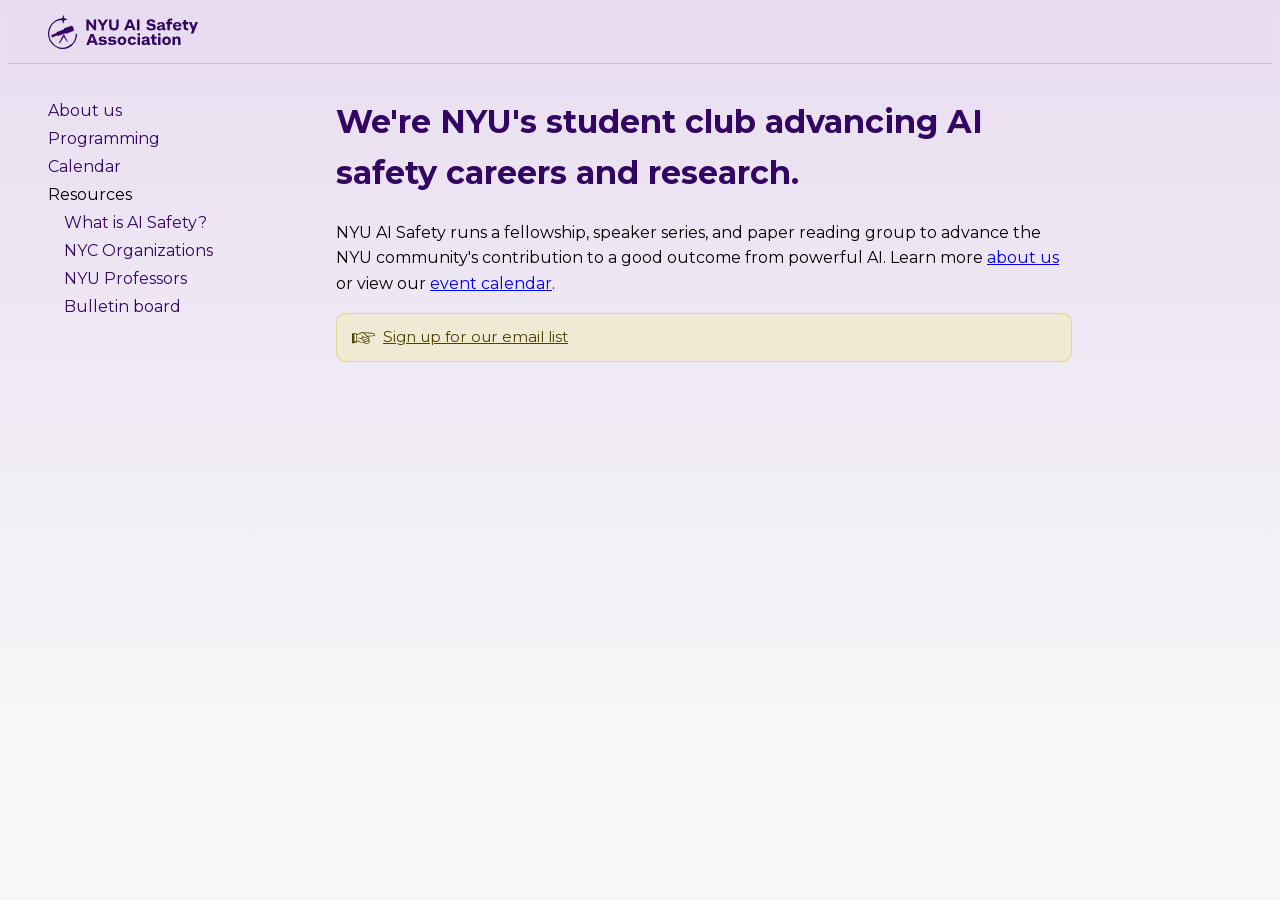
<file: index.html>
<!doctype html>
<html lang="en">
  <head>
    <meta charset="utf-8" />
    <meta name="viewport" content="width=device-width, initial-scale=1" />
    <title>NYU AI Safety Association</title>
    <link rel="stylesheet" href="style.css" />
    <link rel="icon" href="assets/site-icon.svg" type="image/svg+xml" />
    <meta
      name="description"
      content="The NYU AI Safety Association is a student-led club that runs AI
      safety programming and supports students pursuing careers in the field."
    />
    <script src="bar-fade.js" defer></script>
  </head>
  <body>
    <header class="topbar">
      <a href="index.html">
        <img class="site-logo" src="assets/topbar-logo.svg" alt="" />
      </a>
      <a class="menu-open" href="#menu" aria-label="Open menu"></a>
      <a class="menu-close" href="#" aria-label="Close menu"></a>
    </header>

    <div class="layout">
      <nav id="menu">
        <a class="menu-close" href="#">Close</a>
        <ul>
          <li><a href="about.html">About us</a></li>
          <li><a href="programming.html">Programming</a></li>
          <li><a href="calendar.html">Calendar</a></li>
          <li>
            Resources
            <ul>
              <li><a href="what-is-ai-safety.html">What is AI Safety?</a></li>
              <li>
                <a href="related-orgs.html">NYC Organizations</a>
              </li>
              <li>
                <a href="related-profs.html">NYU Professors</a>
              </li>
              <li>
                <a href="bulletin.html">Bulletin board</a>
              </li>
            </ul>
          </li>
        </ul>
      </nav>

      <main>
        <h1>
          We're NYU's student club advancing AI safety careers and research.
        </h1>
        <p>
          NYU AI Safety runs a fellowship, speaker series, and paper reading
          group to advance the NYU community's contribution to a good outcome
          from powerful AI. Learn more <a href="about.html">about us</a> or view
          our <a href="calendar.html">event calendar</a>.
        </p>
        <div class="announcement-row">
          <p class="announcement-card">
            <a
              href="https://forms.gle/V8T3M5cYt7i6ho8u5"
              target="_blank"
              rel="noopener"
              >Sign up for our email list</a
            >
          </p>
        </div>
      </main>
    </div>
  </body>
</html>
</file>
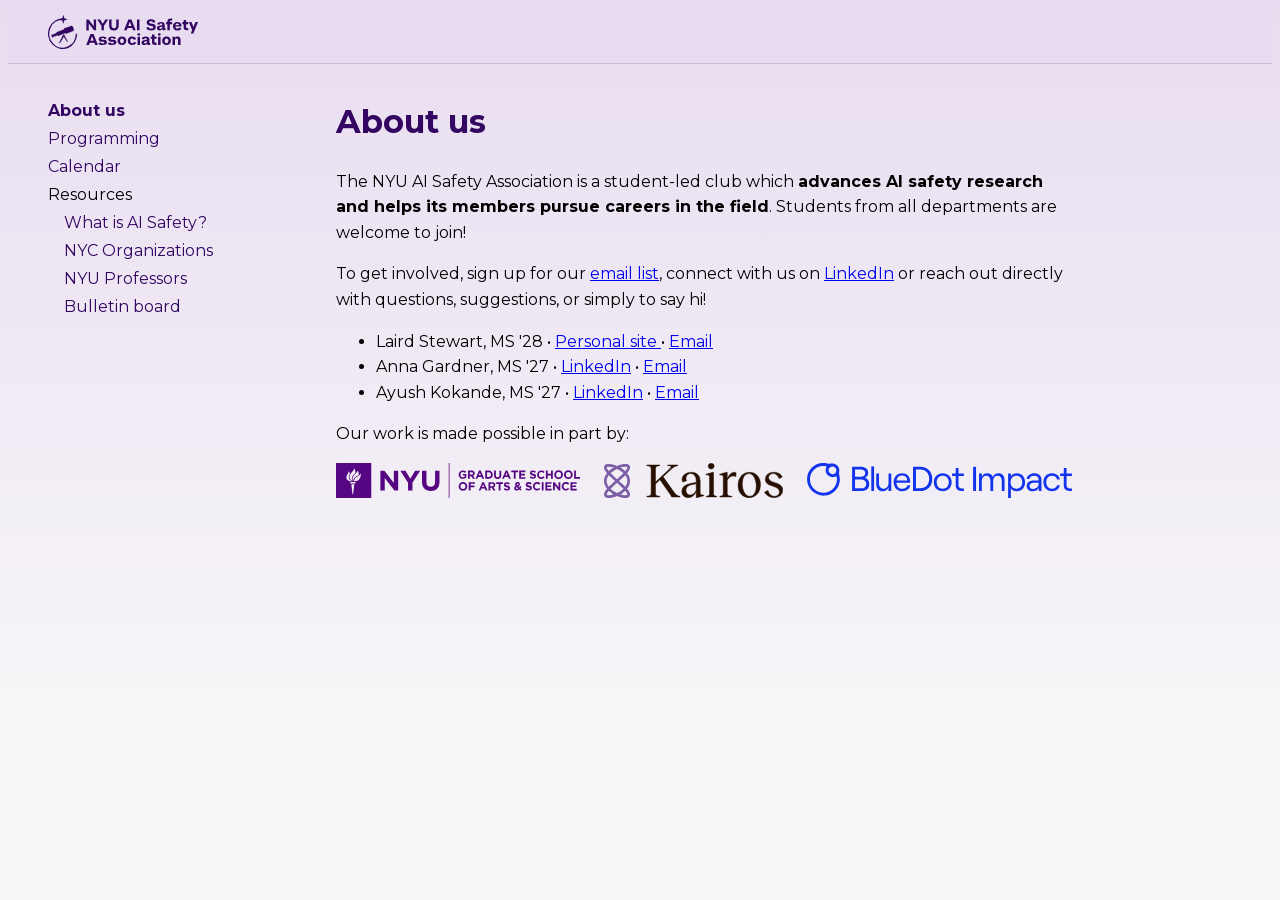
<file: about.html>
<!doctype html>
<html lang="en">
  <head>
    <meta charset="utf-8" />
    <meta name="viewport" content="width=device-width, initial-scale=1" />
    <title>NYU AI Safety Association</title>
    <link rel="stylesheet" href="style.css" />
    <link rel="icon" href="assets/site-icon.svg" type="image/svg+xml" />
    <meta
      name="description"
      content="The NYU AI Safety Association is a student-led club that runs AI
      safety programming and supports students pursuing careers in the field."
    />
    <script src="bar-fade.js" defer></script>
  </head>
  <body>
    <header class="topbar">
      <a href="index.html">
        <img class="site-logo" src="assets/topbar-logo.svg" alt="" />
      </a>
      <a class="menu-open" href="#menu" aria-label="Open menu"></a>
      <a class="menu-close" href="#" aria-label="Close menu"></a>
    </header>

    <div class="layout">
      <nav id="menu">
        <a class="menu-close" href="#">Close</a>
        <ul>
          <li><a href="about.html" aria-current="page">About us</a></li>
          <li><a href="programming.html">Programming</a></li>
          <li><a href="calendar.html">Calendar</a></li>
          <li>
            Resources
            <ul>
              <li><a href="what-is-ai-safety.html">What is AI Safety?</a></li>
              <li>
                <a href="related-orgs.html">NYC Organizations</a>
              </li>
              <li>
                <a href="related-profs.html">NYU Professors</a>
              </li>
              <li>
                <a href="bulletin.html">Bulletin board</a>
              </li>
            </ul>
          </li>
        </ul>
      </nav>

      <main>
        <!--
        <p class="announcement-banner">
          <a
            href="https://forms.gle/kxABzH1hu3DUPmqj6"
            target="_blank"
            rel="noopener"
            >RSVP for our information session! (9/18 at 5:30 in Silver 120)</a
          >
        </p>
        -->
        <h1>About us</h1>
        <p>
          The NYU AI Safety Association is a student-led club which
          <b
            >advances AI safety research and helps its members pursue careers in
            the field</b
          >. Students from all departments are welcome to join!
        </p>
        <p>
          To get involved, sign up for our
          <a href="https://forms.gle/V8T3M5cYt7i6ho8u5">email list</a>, connect
          with us on
          <a href="https://www.linkedin.com/company/nyu-ai-safety-association/"
            >LinkedIn</a
          >
          or reach out directly with questions, suggestions, or simply to say
          hi!
        </p>
        <ul>
          <li>
            Laird Stewart, MS '28 •
            <a href="https://www.lairdstewart.com/">Personal site </a> •
            <a href="mailto:lairdstewart@nyu.edu">Email</a>
          </li>
          <li>
            Anna Gardner, MS '27 •

            <a href="https://www.linkedin.com/in/a-c-gardner-47338a319/"
              >LinkedIn</a
            >
            •
            <a href="mailto:ag7618@nyu.edu">Email</a>
          </li>
          <li>
            Ayush Kokande, MS '27 •
            <a href="https://www.linkedin.com/in/ayush-kokande-2000/"
              >LinkedIn</a
            >
            •
            <a href="mailto:ak13124@nyu.edu">Email</a>
          </li>
        </ul>
        <p>Our work is made possible in part by:</p>
        <p class="support-logos">
          <a class="logo-gsas" href="https://gsas.nyu.edu/">
            <img
              src="assets/gsas-logo.svg"
              alt="NYU Graduate School of Arts and Science"
            />
          </a>
          <a class="logo-kairos" href="https://kairos-project.org/">
            <img src="assets/kairos-logo.svg" alt="Kairos" />
          </a>
          <a class="logo-bluedot" href="https://bluedot.org/">
            <img src="assets/bluedot-logo.svg" alt="BlueDot Impact" />
          </a>
        </p>
      </main>
    </div>
  </body>
</html>
</file>
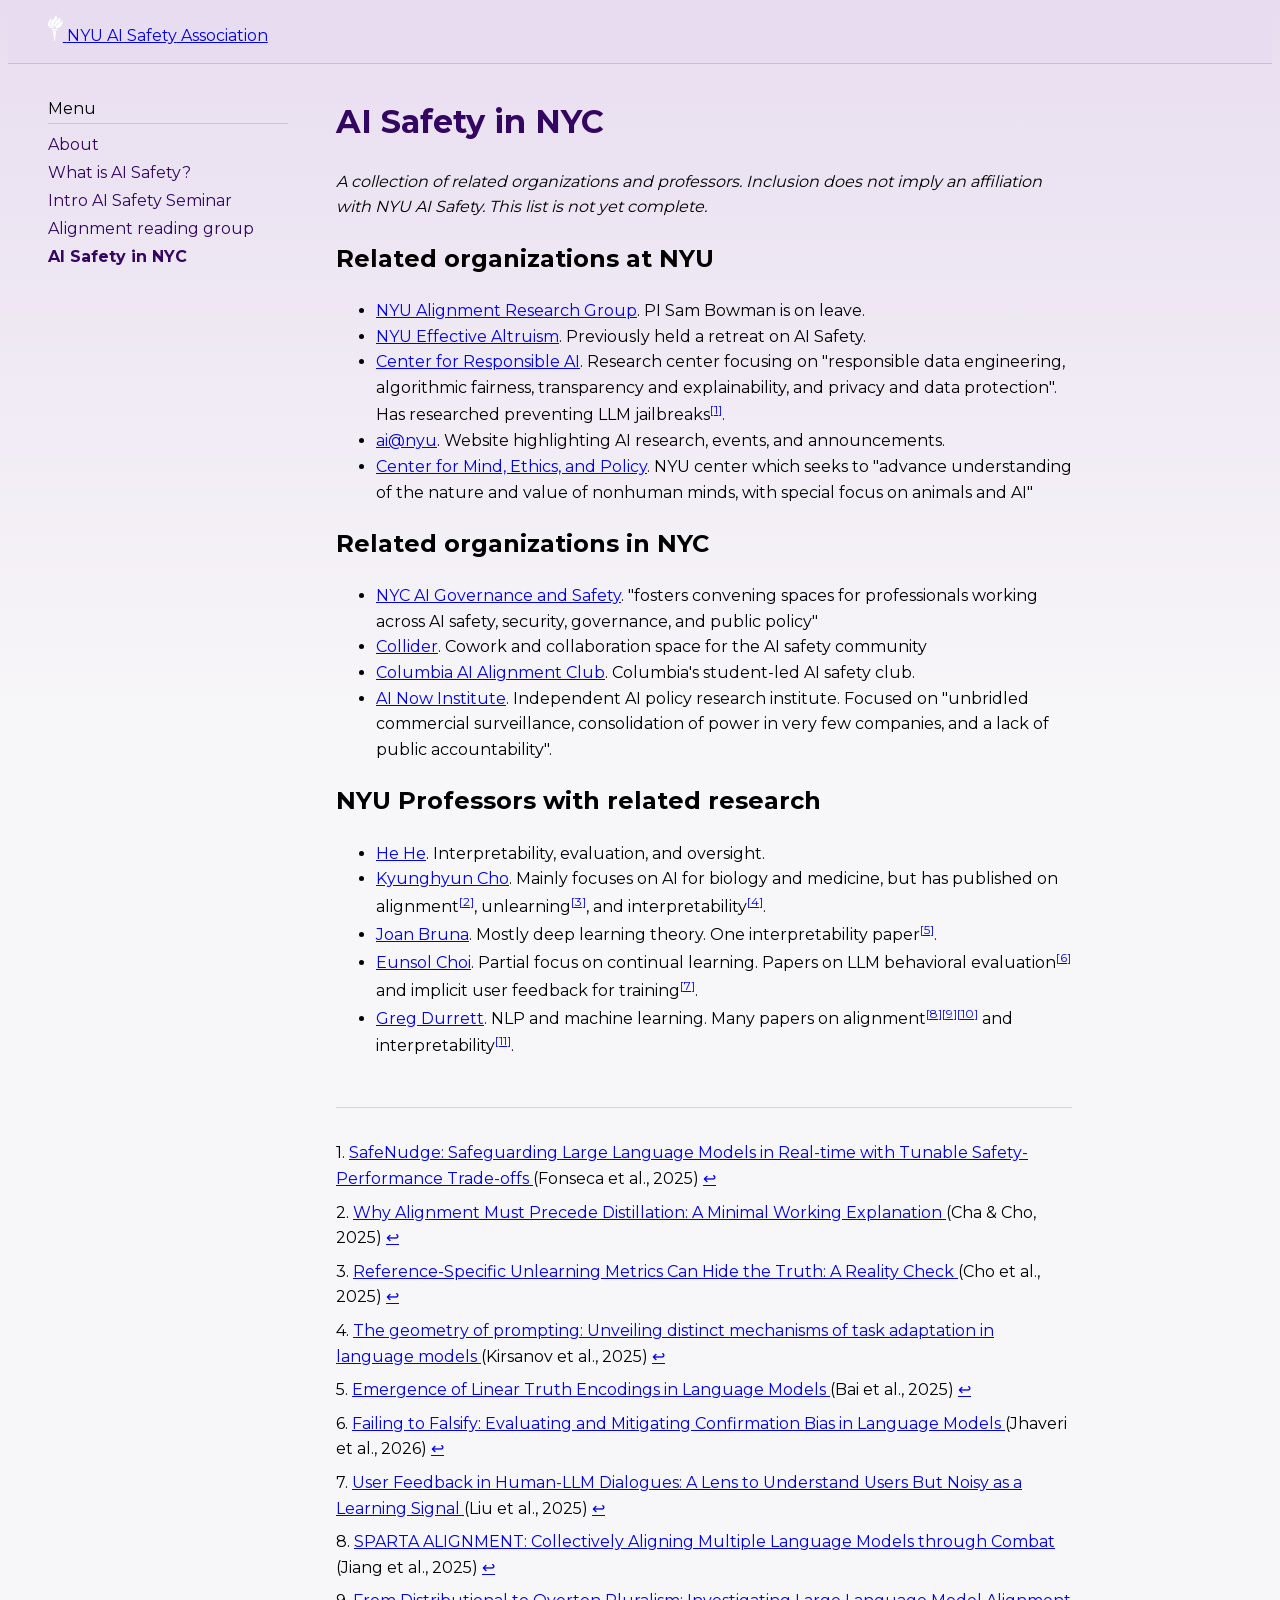
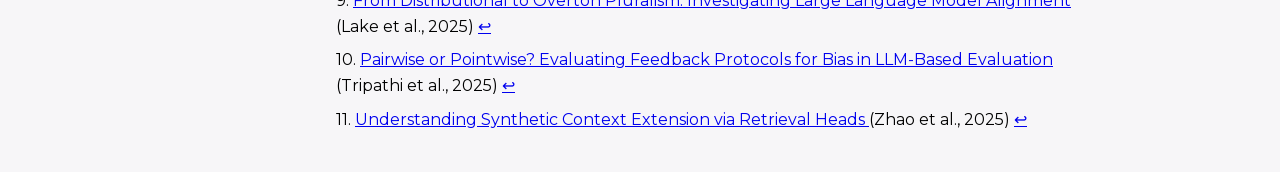
<file: ai-safety-in-nyc.html>
<!doctype html>
<html lang="en">
  <head>
    <meta charset="utf-8" />
    <meta name="viewport" content="width=device-width, initial-scale=1" />
    <title>AI Safety in NYC — NYU AI Safety Association</title>
    <link rel="stylesheet" href="style.css" />
    <link rel="icon" href="assets/nyu-logo.svg" type="image/svg+xml" />
  </head>
  <body>
    <header class="topbar">
      <a
        class="wordmark"
        href="index.html"
        aria-label="NYU AI Safety Association"
      >
        <svg
          class="torch"
          xmlns="http://www.w3.org/2000/svg"
          viewBox="0 0 14.747168 26.373552"
          width="14.747168"
          height="26.373552"
          fill="#fff"
          aria-hidden="true"
          focusable="false"
        >
          <g transform="translate(-10.624803,-5.6562956)">
            <path
              d="m 16.7536,31.791666 c 0.04227,0.2526 0.588533,0.37656 0.710933,0 l 1.2584,-9.972333 h -3.0568 z"
            />
            <path d="M 19.7912,21.097333 V 19.586 h -5.195334 v 1.511333 z" />
            <path
              d="m 18.292666,18.847333 c 6.587067,0.238667 7.0532,-5.764 7.0792,-8.0104 0.0031,-0.130133 -0.06253,-0.1416 -0.09373,-0.05053 -0.195334,0.4688 -1.0516,2.1428 -3.426534,3.160533 -2.120933,0.909867 -3.396399,2.9744 -3.618799,4.8296 -0.0099,0.04587 0.0292,0.0708 0.05987,0.0708 z"
            />
            <path
              d="m 17.569333,18.4136 c 1.042133,-4.998534 5.1104,-5.1204 5.4744,-6.0688 0.567733,-1.4792 -0.471334,-4.1041335 -0.736934,-4.4145335 -0.0256,-0.033333 -0.06253,-0.012 -0.0756,0.0156 -0.551466,1.2109333 -1.445733,2.3639995 -2.0984,2.8937335 -0.923466,0.743733 -4.457333,3.363066 -2.649999,7.5776 0.0208,0.05213 0.074,0.03907 0.08653,-0.0036 z"
            />
            <path
              d="m 16.850533,18.614 c -2.205733,-4.7124 2.206267,-7.756134 2.924933,-8.416134 0.1016,-0.09267 0.07613,-0.178133 0.07813,-0.2838662 0,-1.4837333 -0.85,-3.8842666 -1.128534,-4.2275999 -0.03907,-0.053067 -0.0724,-0.030133 -0.08867,0.023467 -0.376534,1.4625333 -2.384267,3.6422666 -2.789067,4.1193333 -3.406187,4.0499998 -2.626507,6.5161328 0.929733,8.8421328 0.04533,0.02867 0.1,-0.0041 0.07347,-0.05733 z"
            />
            <path
              d="m 15.8636,18.776533 c -3.68964,-2.2016 -3.320374,-5.345867 -1.7912,-7.6568 0.0328,-0.0484 0.0432,-0.129067 0.0328,-0.2228 -0.064,-0.5496 -0.6636,-1.9401332 -0.914054,-2.3182665 -0.06407,-0.095867 -0.118746,-0.088 -0.125,-0.019867 -0.02031,0.6286666 -0.735933,2.2042665 -1.831253,4.0188005 -1.164067,1.9312 -1.166667,6.1224 4.61244,6.286 0.05533,0.0015 0.07093,-0.05533 0.01627,-0.08707 z"
            />
          </g>
        </svg>
        <span
          >NYU AI Safety<span class="wordmark-tail"> Association</span></span
        >
      </a>
      <a class="menu-open" href="#menu" aria-label="Open menu"></a>
      <a class="menu-close" href="#" aria-label="Close menu"></a>
    </header>

    <div class="layout">
      <nav id="menu">
        <a class="menu-close" href="#">Close</a>
        <span class="menu-label">Menu</span>
        <hr />
        <ul>
          <li><a href="index.html">About</a></li>
          <li><a href="what-is-ai-safety.html">What is AI Safety?</a></li>
          <li><a href="intro-seminar.html">Intro AI Safety Seminar</a></li>
          <li><a href="alignment-group.html">Alignment reading group</a></li>
          <li>
            <a href="ai-safety-in-nyc.html" aria-current="page"
              >AI Safety in NYC</a
            >
          </li>
        </ul>
      </nav>

      <main>
        <h1>AI Safety in NYC</h1>
        <p>
          <i
            >A collection of related organizations and professors. Inclusion
            does not imply an affiliation with NYU AI Safety. This list is not
            yet complete.
          </i>
        </p>

        <h2 id="nyu-orgs">Related organizations at NYU</h2>
        <ul>
          <li>
            <a href="https://wp.nyu.edu/arg/">NYU Alignment Research Group</a>.
            PI Sam Bowman is on leave.
          </li>
          <li>
            <a href="https://nyuea.com/">NYU Effective Altruism</a>. Previously
            held a retreat on AI Safety.
          </li>
          <li>
            <a href="https://airesponsibly.net/">Center for Responsible AI</a>.
            Research center focusing on "responsible data engineering,
            algorithmic fairness, transparency and explainability, and privacy
            and data protection". Has researched preventing LLM jailbreaks<a
              class="noteref"
              id="ref-fonseca-jailbreak"
              href="#note-fonseca-jailbreak"
              role="doc-noteref"
            ></a
            >.
          </li>
          <li>
            <a href="https://cims.nyu.edu/ai/">ai@nyu</a>. Website highlighting
            AI research, events, and announcements.
          </li>
          <li>
            <a href="https://nonhumanminds.org/"
              >Center for Mind, Ethics, and Policy</a
            >. NYU center which seeks to "advance understanding of the nature
            and value of nonhuman minds, with special focus on animals and AI"
          </li>
        </ul>

        <h2 id="nyc-orgs">Related organizations in NYC</h2>
        <ul>
          <li>
            <a href="https://nyaigs.org/">NYC AI Governance and Safety</a>.
            "fosters convening spaces for professionals working across AI
            safety, security, governance, and public policy"
          </li>
          <li>
            <a href="https://collider.nyc/">Collider</a>. Cowork and
            collaboration space for the AI safety community
          </li>
          <li>
            <a href="https://www.cualignment.org/">Columbia AI Alignment Club</a
            >. Columbia's student-led AI safety club.
          </li>
          <li>
            <a href="https://ainowinstitute.org/">AI Now Institute</a>.
            Independent AI policy research institute. Focused on "unbridled
            commercial surveillance, consolidation of power in very few
            companies, and a lack of public accountability".
          </li>
        </ul>

        <h2 id="profs">NYU Professors with related research</h2>
        <ul>
          <li>
            <a href="https://hhexiy.ai/">He He</a>. Interpretability,
            evaluation, and oversight.
          </li>
          <li>
            <a href="https://kyunghyuncho.me/">Kyunghyun Cho</a>. Mainly focuses
            on AI for biology and medicine, but has published on alignment<a
              class="noteref"
              id="ref-alignment-distillation"
              href="#note-alignment-distillation"
              role="doc-noteref"
            ></a
            >, unlearning<a
              class="noteref"
              id="ref-unlearning-metrics"
              href="#note-unlearning-metrics"
              role="doc-noteref"
            ></a
            >, and interpretability<a
              class="noteref"
              id="ref-prompting-geometry"
              href="#note-prompting-geometry"
              role="doc-noteref"
            ></a
            >.
          </li>
          <li>
            <a href="https://cims.nyu.edu/~bruna/bio/">Joan Bruna</a>. Mostly
            deep learning theory. One interpretability paper<a
              class="noteref"
              id="ref-linear-truth-encodings"
              href="#note-linear-truth-encodings"
              role="doc-noteref"
            ></a
            >.
          </li>
          <li>
            <a href="https://eunsol.github.io">Eunsol Choi</a>. Partial focus on
            continual learning. Papers on LLM behavioral evaluation<a
              class="noteref"
              id="ref-choi-eval"
              href="#note-choi-eval"
              role="doc-noteref"
            ></a>
            and implicit user feedback for training<a
              class="noteref"
              id="ref-choi-feedback"
              href="#note-choi-feedback"
              role="doc-noteref"
            ></a
            >.
          </li>
          <li>
            <a href="https://gregdurrett.github.io/#research">Greg Durrett</a>.
            NLP and machine learning. Many papers on alignment<a
              class="noteref"
              id="ref-durrett-sparta"
              href="#note-durrett-sparta"
              role="doc-noteref"
            ></a
            ><a
              class="noteref"
              id="ref-durrett-overton"
              href="#note-durrett-overton"
              role="doc-noteref"
            ></a
            ><a
              class="noteref"
              id="ref-durrett-pairwise"
              href="#note-durrett-pairwise"
              role="doc-noteref"
            ></a>
            and interpretability<a
              class="noteref"
              id="ref-durrett-heads"
              href="#note-durrett-heads"
              role="doc-noteref"
            ></a
            >.
          </li>
        </ul>
      </main>

      <!-- ENDNOTES: a sibling of <main>, not a child, so the grid places it in
           its own row below the article, clear of the article's own width.
           The visible numerals come from CSS counters, so the order of these
           <li> is the only thing that sets them. Add or reorder a note and
           everything renumbers itself; never type a number here. The ids are
           names, not numbers, so links survive reordering. -->
      <section class="endnotes" role="doc-endnotes">
        <ol>
          <li id="note-fonseca-jailbreak">
            <a href="https://aclanthology.org/2025.emnlp-main.1010.pdf">
              SafeNudge: Safeguarding Large Language Models in Real-time with
              Tunable Safety-Performance Trade-offs
            </a>
            (Fonseca et al., 2025)
            <a
              href="#ref-fonseca-jailbreak"
              role="doc-backlink"
              aria-label="Back to reference"
              >↩</a
            >
          </li>
          <li id="note-alignment-distillation">
            <a href="https://arxiv.org/abs/2509.23667v1">
              Why Alignment Must Precede Distillation: A Minimal Working
              Explanation
            </a>
            (Cha &amp; Cho, 2025)
            <a
              href="#ref-alignment-distillation"
              role="doc-backlink"
              aria-label="Back to reference"
              >↩</a
            >
          </li>
          <li id="note-unlearning-metrics">
            <a href="https://arxiv.org/abs/2510.12981">
              Reference-Specific Unlearning Metrics Can Hide the Truth: A
              Reality Check
            </a>
            (Cho et al., 2025)
            <a
              href="#ref-unlearning-metrics"
              role="doc-backlink"
              aria-label="Back to reference"
              >↩</a
            >
          </li>
          <li id="note-prompting-geometry">
            <a href="https://arxiv.org/abs/2502.08009">
              The geometry of prompting: Unveiling distinct mechanisms of task
              adaptation in language models
            </a>
            (Kirsanov et al., 2025)
            <a
              href="#ref-prompting-geometry"
              role="doc-backlink"
              aria-label="Back to reference"
              >↩</a
            >
          </li>
          <li id="note-linear-truth-encodings">
            <a href="https://arxiv.org/abs/2510.15804">
              Emergence of Linear Truth Encodings in Language Models
            </a>
            (Bai et al., 2025)
            <a
              href="#ref-linear-truth-encodings"
              role="doc-backlink"
              aria-label="Back to reference"
              >↩</a
            >
          </li>
          <li id="note-choi-eval">
            <a href="https://arxiv.org/abs/2604.02485">
              Failing to Falsify: Evaluating and Mitigating Confirmation Bias in
              Language Models
            </a>
            (Jhaveri et al., 2026)
            <a
              href="#ref-choi-eval"
              role="doc-backlink"
              aria-label="Back to reference"
              >↩</a
            >
          </li>
          <li id="note-choi-feedback">
            <a href="https://arxiv.org/pdf/2507.23158">
              User Feedback in Human-LLM Dialogues: A Lens to Understand Users
              But Noisy as a Learning Signal
            </a>
            (Liu et al., 2025)
            <a
              href="#ref-choi-feedback"
              role="doc-backlink"
              aria-label="Back to reference"
              >↩</a
            >
          </li>
          <li id="note-durrett-sparta">
            <a href="https://arxiv.org/abs/2506.04721">
              SPARTA ALIGNMENT: Collectively Aligning Multiple Language Models
              through Combat
            </a>
            (Jiang et al., 2025)
            <a
              href="#ref-durrett-sparta"
              role="doc-backlink"
              aria-label="Back to reference"
              >↩</a
            >
          </li>
          <li id="note-durrett-overton">
            <a href="https://arxiv.org/abs/2406.17692">
              From Distributional to Overton Pluralism: Investigating Large
              Language Model Alignment
            </a>
            (Lake et al., 2025)
            <a
              href="#ref-durrett-overton"
              role="doc-backlink"
              aria-label="Back to reference"
              >↩</a
            >
          </li>
          <li id="note-durrett-pairwise">
            <a href="https://arxiv.org/abs/2504.14716">
              Pairwise or Pointwise? Evaluating Feedback Protocols for Bias in
              LLM-Based Evaluation
            </a>
            (Tripathi et al., 2025)
            <a
              href="#ref-durrett-pairwise"
              role="doc-backlink"
              aria-label="Back to reference"
              >↩</a
            >
          </li>
          <li id="note-durrett-heads">
            <a href="https://arxiv.org/abs/2410.22316">
              Understanding Synthetic Context Extension via Retrieval Heads
            </a>
            (Zhao et al., 2025)
            <a
              href="#ref-durrett-heads"
              role="doc-backlink"
              aria-label="Back to reference"
              >↩</a
            >
          </li>
        </ol>
      </section>
    </div>
  </body>
</html>
</file>
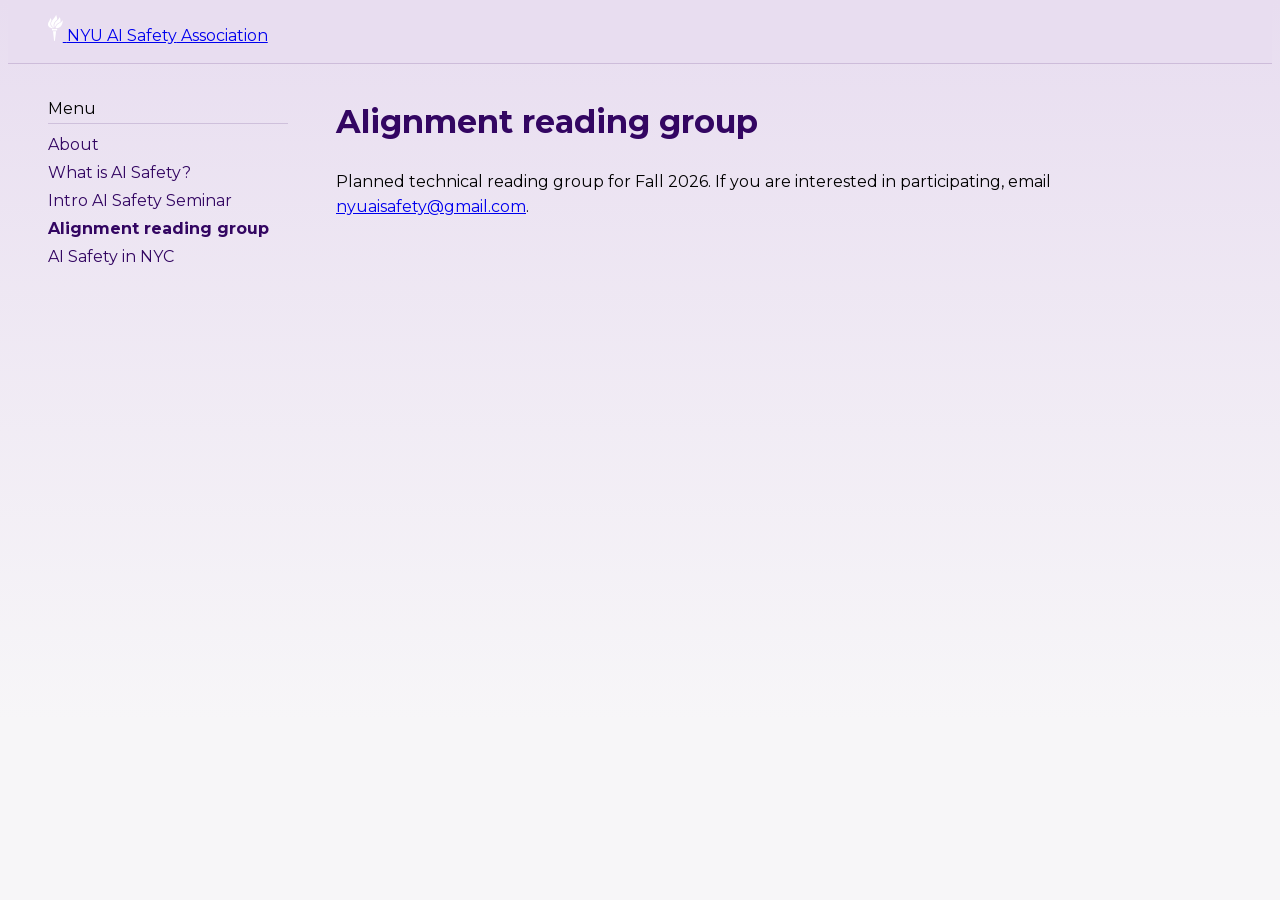
<file: alignment-group.html>
<!doctype html>
<html lang="en">
  <head>
    <meta charset="utf-8" />
    <meta name="viewport" content="width=device-width, initial-scale=1" />
    <title>Alignment reading group — NYU AI Safety Association</title>
    <link rel="stylesheet" href="style.css" />
    <link rel="icon" href="assets/nyu-logo.svg" type="image/svg+xml" />
  </head>
  <body>
    <header class="topbar">
      <a
        class="wordmark"
        href="index.html"
        aria-label="NYU AI Safety Association"
      >
        <svg
          class="torch"
          xmlns="http://www.w3.org/2000/svg"
          viewBox="0 0 14.747168 26.373552"
          width="14.747168"
          height="26.373552"
          fill="#fff"
          aria-hidden="true"
          focusable="false"
        >
          <g transform="translate(-10.624803,-5.6562956)">
            <path
              d="m 16.7536,31.791666 c 0.04227,0.2526 0.588533,0.37656 0.710933,0 l 1.2584,-9.972333 h -3.0568 z"
            />
            <path d="M 19.7912,21.097333 V 19.586 h -5.195334 v 1.511333 z" />
            <path
              d="m 18.292666,18.847333 c 6.587067,0.238667 7.0532,-5.764 7.0792,-8.0104 0.0031,-0.130133 -0.06253,-0.1416 -0.09373,-0.05053 -0.195334,0.4688 -1.0516,2.1428 -3.426534,3.160533 -2.120933,0.909867 -3.396399,2.9744 -3.618799,4.8296 -0.0099,0.04587 0.0292,0.0708 0.05987,0.0708 z"
            />
            <path
              d="m 17.569333,18.4136 c 1.042133,-4.998534 5.1104,-5.1204 5.4744,-6.0688 0.567733,-1.4792 -0.471334,-4.1041335 -0.736934,-4.4145335 -0.0256,-0.033333 -0.06253,-0.012 -0.0756,0.0156 -0.551466,1.2109333 -1.445733,2.3639995 -2.0984,2.8937335 -0.923466,0.743733 -4.457333,3.363066 -2.649999,7.5776 0.0208,0.05213 0.074,0.03907 0.08653,-0.0036 z"
            />
            <path
              d="m 16.850533,18.614 c -2.205733,-4.7124 2.206267,-7.756134 2.924933,-8.416134 0.1016,-0.09267 0.07613,-0.178133 0.07813,-0.2838662 0,-1.4837333 -0.85,-3.8842666 -1.128534,-4.2275999 -0.03907,-0.053067 -0.0724,-0.030133 -0.08867,0.023467 -0.376534,1.4625333 -2.384267,3.6422666 -2.789067,4.1193333 -3.406187,4.0499998 -2.626507,6.5161328 0.929733,8.8421328 0.04533,0.02867 0.1,-0.0041 0.07347,-0.05733 z"
            />
            <path
              d="m 15.8636,18.776533 c -3.68964,-2.2016 -3.320374,-5.345867 -1.7912,-7.6568 0.0328,-0.0484 0.0432,-0.129067 0.0328,-0.2228 -0.064,-0.5496 -0.6636,-1.9401332 -0.914054,-2.3182665 -0.06407,-0.095867 -0.118746,-0.088 -0.125,-0.019867 -0.02031,0.6286666 -0.735933,2.2042665 -1.831253,4.0188005 -1.164067,1.9312 -1.166667,6.1224 4.61244,6.286 0.05533,0.0015 0.07093,-0.05533 0.01627,-0.08707 z"
            />
          </g>
        </svg>
        <span
          >NYU AI Safety<span class="wordmark-tail"> Association</span></span
        >
      </a>
      <a class="menu-open" href="#menu" aria-label="Open menu"></a>
      <a class="menu-close" href="#" aria-label="Close menu"></a>
    </header>

    <div class="layout">
      <nav id="menu">
        <a class="menu-close" href="#">Close</a>
        <span class="menu-label">Menu</span>
        <hr />
        <ul>
          <li><a href="index.html">About</a></li>
          <li><a href="what-is-ai-safety.html">What is AI Safety?</a></li>
          <li><a href="intro-seminar.html">Intro AI Safety Seminar</a></li>
          <li>
            <a href="alignment-group.html" aria-current="page"
              >Alignment reading group</a
            >
          </li>
          <li><a href="ai-safety-in-nyc.html">AI Safety in NYC</a></li>
        </ul>
      </nav>

      <main>
        <h1>Alignment reading group</h1>
        <p>
          Planned technical reading group for Fall 2026. If you are interested
          in participating, email
          <a href="mailto:nyuaisafety@gmail.com">nyuaisafety@gmail.com</a>.
        </p>
      </main>
    </div>
  </body>
</html>
</file>
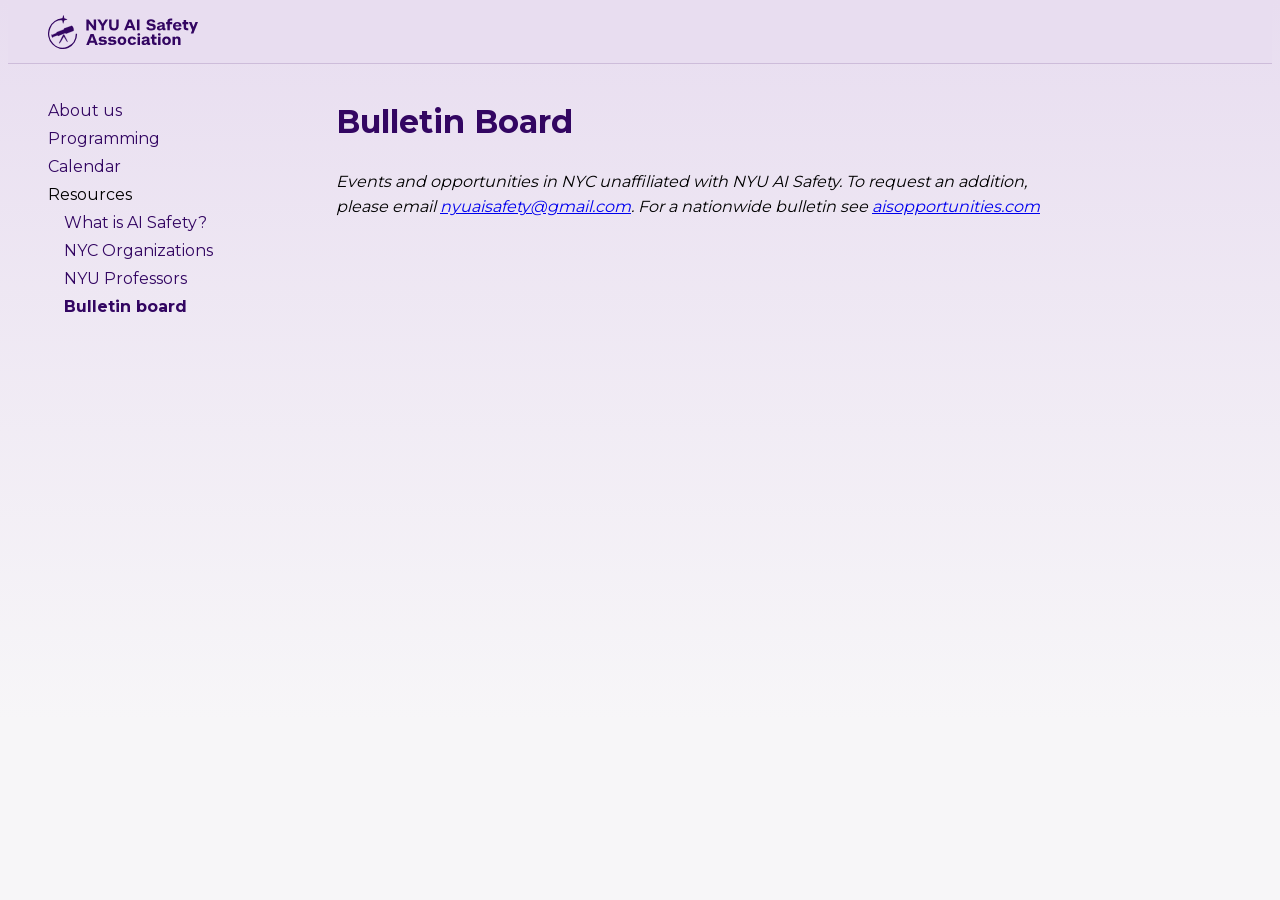
<file: bulletin.html>
<!doctype html>
<html lang="en">
  <head>
    <meta charset="utf-8" />
    <meta name="viewport" content="width=device-width, initial-scale=1" />
    <title>NYU AI Safety Association</title>
    <link rel="stylesheet" href="style.css" />
    <link rel="icon" href="assets/site-icon.svg" type="image/svg+xml" />
    <meta
      name="description"
      content="The NYU AI Safety Association is a student-led club that runs AI
      safety programming and supports students pursuing careers in the field."
    />
    <script src="bar-fade.js" defer></script>
  </head>
  <body>
    <header class="topbar">
      <a href="index.html">
        <img class="site-logo" src="assets/topbar-logo.svg" alt="" />
      </a>
      <a class="menu-open" href="#menu" aria-label="Open menu"></a>
      <a class="menu-close" href="#" aria-label="Close menu"></a>
    </header>

    <div class="layout">
      <nav id="menu">
        <a class="menu-close" href="#">Close</a>
        <ul>
          <li><a href="about.html">About us</a></li>
          <li><a href="programming.html">Programming</a></li>
          <li><a href="calendar.html">Calendar</a></li>
          <li>
            Resources
            <ul>
              <li><a href="what-is-ai-safety.html">What is AI Safety?</a></li>
              <li>
                <a href="related-orgs.html">NYC Organizations</a>
              </li>
              <li>
                <a href="related-profs.html">NYU Professors</a>
              </li>
              <li>
                <a href="bulletin.html" aria-current="page">Bulletin board</a>
              </li>
            </ul>
          </li>
        </ul>
      </nav>

      <main>
        <h1>Bulletin Board</h1>
        <p>
          <i
            >Events and opportunities in NYC unaffiliated with NYU AI Safety. To
            request an addition, please email
            <a href="mailto:nyuaisafety@gmail.com">nyuaisafety@gmail.com</a>.
            For a nationwide bulletin see
            <a href="https://aisopportunities.com/">aisopportunities.com</a>
          </i>
        </p>
        <p></p>
        <iframe
          class="calendar-embed"
          src="https://calendar.google.com/calendar/embed?height=600&wkst=1&ctz=America%2FNew_York&showPrint=0&mode=AGENDA&showTz=0&showCalendars=0&showTabs=0&showNav=0&showTitle=0&showDate=0&src=ZWRlZjdlYjg3NDg4NjczYmM4ZDUyYTA2ZGRkNDhkNTM4Nzc4NGQ0NGUxOGMwODcwN2RkMjgxNDAwZWU2ZDIyY0Bncm91cC5jYWxlbmRhci5nb29nbGUuY29t&color=%2333b679"
          frameborder="0"
          scrolling="no"
        ></iframe>
      </main>
    </div>
  </body>
</html>
</file>
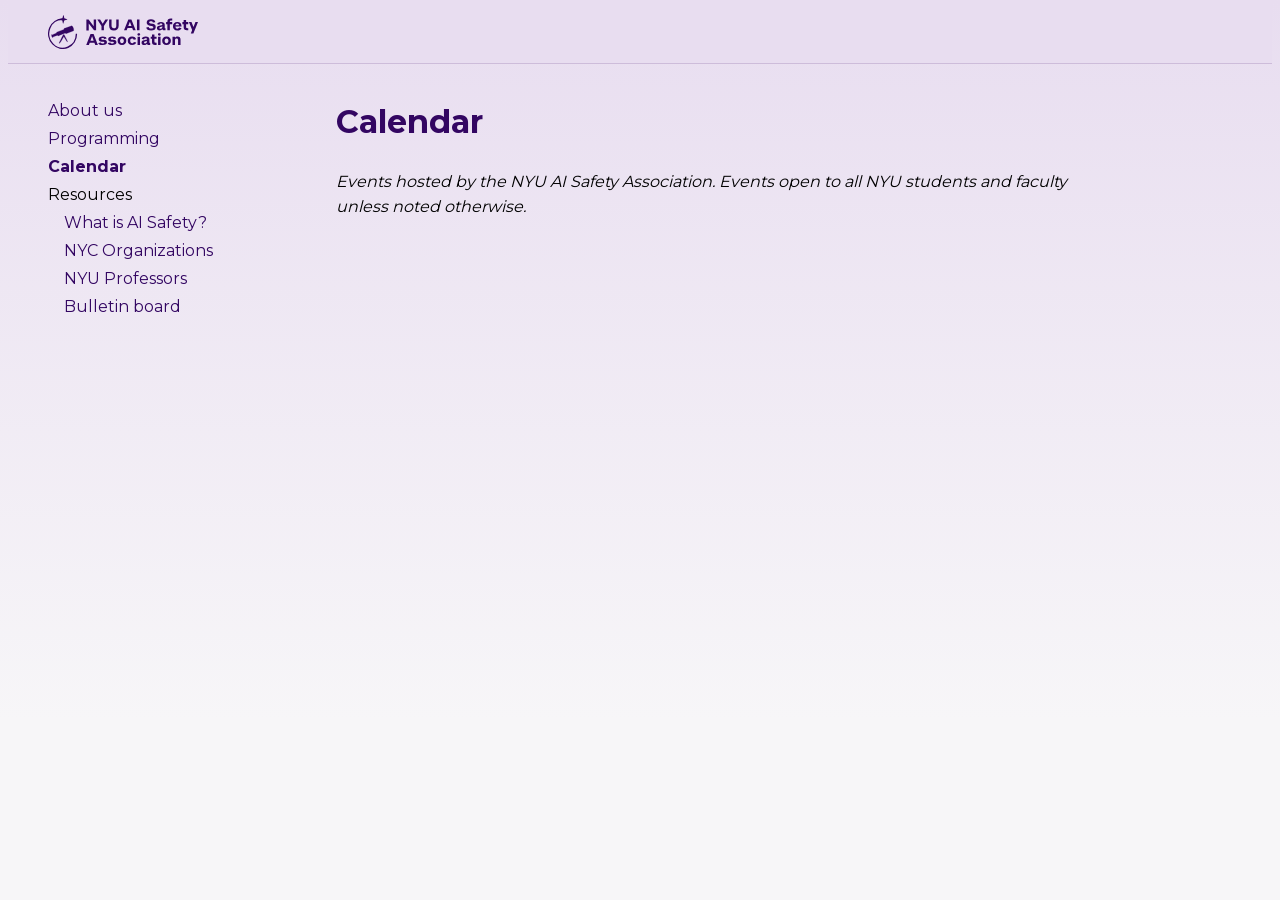
<file: calendar.html>
<!doctype html>
<html lang="en">
  <head>
    <meta charset="utf-8" />
    <meta name="viewport" content="width=device-width, initial-scale=1" />
    <title>NYU AI Safety Association</title>
    <link rel="stylesheet" href="style.css" />
    <link rel="icon" href="assets/site-icon.svg" type="image/svg+xml" />
    <meta
      name="description"
      content="The NYU AI Safety Association is a student-led club that runs AI
      safety programming and supports students pursuing careers in the field."
    />
    <script src="bar-fade.js" defer></script>
  </head>
  <body>
    <header class="topbar">
      <a href="index.html">
        <img class="site-logo" src="assets/topbar-logo.svg" alt="" />
      </a>
      <a class="menu-open" href="#menu" aria-label="Open menu"></a>
      <a class="menu-close" href="#" aria-label="Close menu"></a>
    </header>

    <div class="layout">
      <nav id="menu">
        <a class="menu-close" href="#">Close</a>
        <ul>
          <li><a href="about.html">About us</a></li>
          <li><a href="programming.html">Programming</a></li>
          <li><a href="calendar.html" aria-current="page">Calendar</a></li>
          <li>
            Resources
            <ul>
              <li><a href="what-is-ai-safety.html">What is AI Safety?</a></li>
              <li>
                <a href="related-orgs.html">NYC Organizations</a>
              </li>
              <li>
                <a href="related-profs.html">NYU Professors</a>
              </li>
              <li>
                <a href="bulletin.html">Bulletin board</a>
              </li>
            </ul>
          </li>
        </ul>
      </nav>

      <main>
        <h1>Calendar</h1>
        <p>
          <i
            >Events hosted by the NYU AI Safety Association. Events open to all
            NYU students and faculty unless noted otherwise.</i
          >
        </p>
        <iframe
          class="calendar-embed"
          src="https://calendar.google.com/calendar/embed?height=600&wkst=1&ctz=America%2FNew_York&showPrint=0&mode=AGENDA&showTz=0&showCalendars=0&showTabs=0&showNav=0&showTitle=0&showDate=0&src=bnl1YWlzYWZldHlAZ21haWwuY29t&color=%23ad1457"
          frameborder="0"
          scrolling="no"
        ></iframe>
      </main>
    </div>
  </body>
</html>
</file>
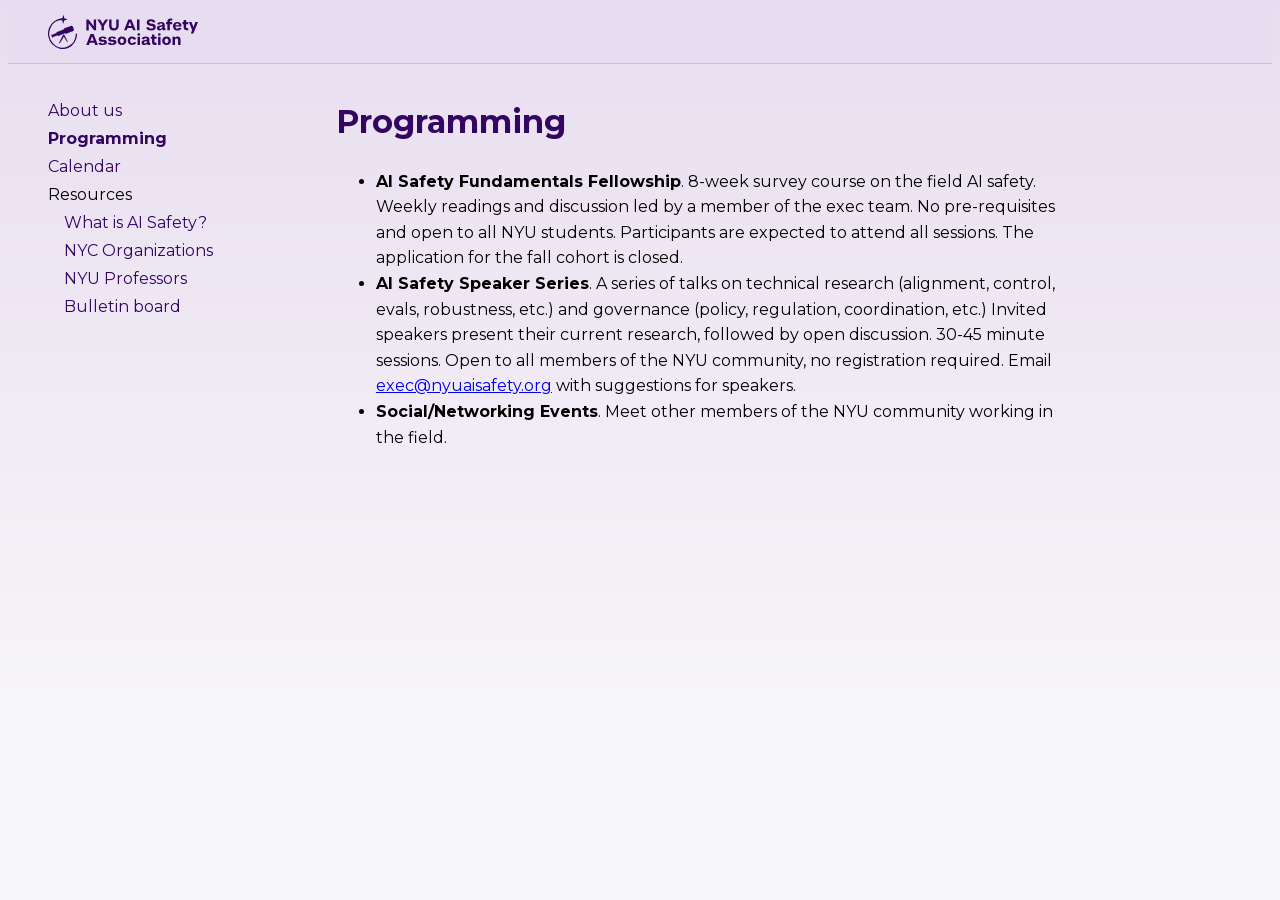
<file: programming.html>
<!doctype html>
<html lang="en">
  <head>
    <meta charset="utf-8" />
    <meta name="viewport" content="width=device-width, initial-scale=1" />
    <title>Alignment reading group — NYU AI Safety Association</title>
    <link rel="stylesheet" href="style.css" />
    <link rel="icon" href="assets/site-icon.svg" type="image/svg+xml" />
    <script src="bar-fade.js" defer></script>
  </head>
  <body>
    <header class="topbar">
      <a href="index.html">
        <img class="site-logo" src="assets/topbar-logo.svg" alt="" />
      </a>
      <a class="menu-open" href="#menu" aria-label="Open menu"></a>
      <a class="menu-close" href="#" aria-label="Close menu"></a>
    </header>

    <div class="layout">
      <nav id="menu">
        <a class="menu-close" href="#">Close</a>
        <ul>
          <li><a href="about.html">About us</a></li>
          <li>
            <a href="programming.html" aria-current="page">Programming</a>
          </li>
          <li><a href="calendar.html">Calendar</a></li>
          <li>
            Resources
            <ul>
              <li><a href="what-is-ai-safety.html">What is AI Safety?</a></li>
              <li>
                <a href="related-orgs.html">NYC Organizations</a>
              </li>
              <li>
                <a href="related-profs.html">NYU Professors</a>
              </li>
              <li>
                <a href="bulletin.html">Bulletin board</a>
              </li>
            </ul>
          </li>
        </ul>
      </nav>

      <main>
        <h1>Programming</h1>
        <ul>
          <li>
            <b>AI Safety Fundamentals Fellowship</b>. 8-week survey course on
            the field AI safety. Weekly readings and discussion led by a member
            of the exec team. No pre-requisites and open to all NYU students.
            Participants are expected to attend all sessions. The application
            for the fall cohort is closed.
          </li>
          <li>
            <b>AI Safety Speaker Series</b>. A series of talks on technical
            research (alignment, control, evals, robustness, etc.) and
            governance (policy, regulation, coordination, etc.) Invited speakers
            present their current research, followed by open discussion. 30-45
            minute sessions. Open to all members of the NYU community, no
            registration required. Email
            <a href="mailto:exec@nyuaisafety.org">exec@nyuaisafety.org</a>
            with suggestions for speakers.
          </li>
          <li>
            <b>Social/Networking Events</b>. Meet other members of the NYU
            community working in the field.
          </li>
        </ul>
        <p></p>
      </main>
    </div>
  </body>
</html>
</file>
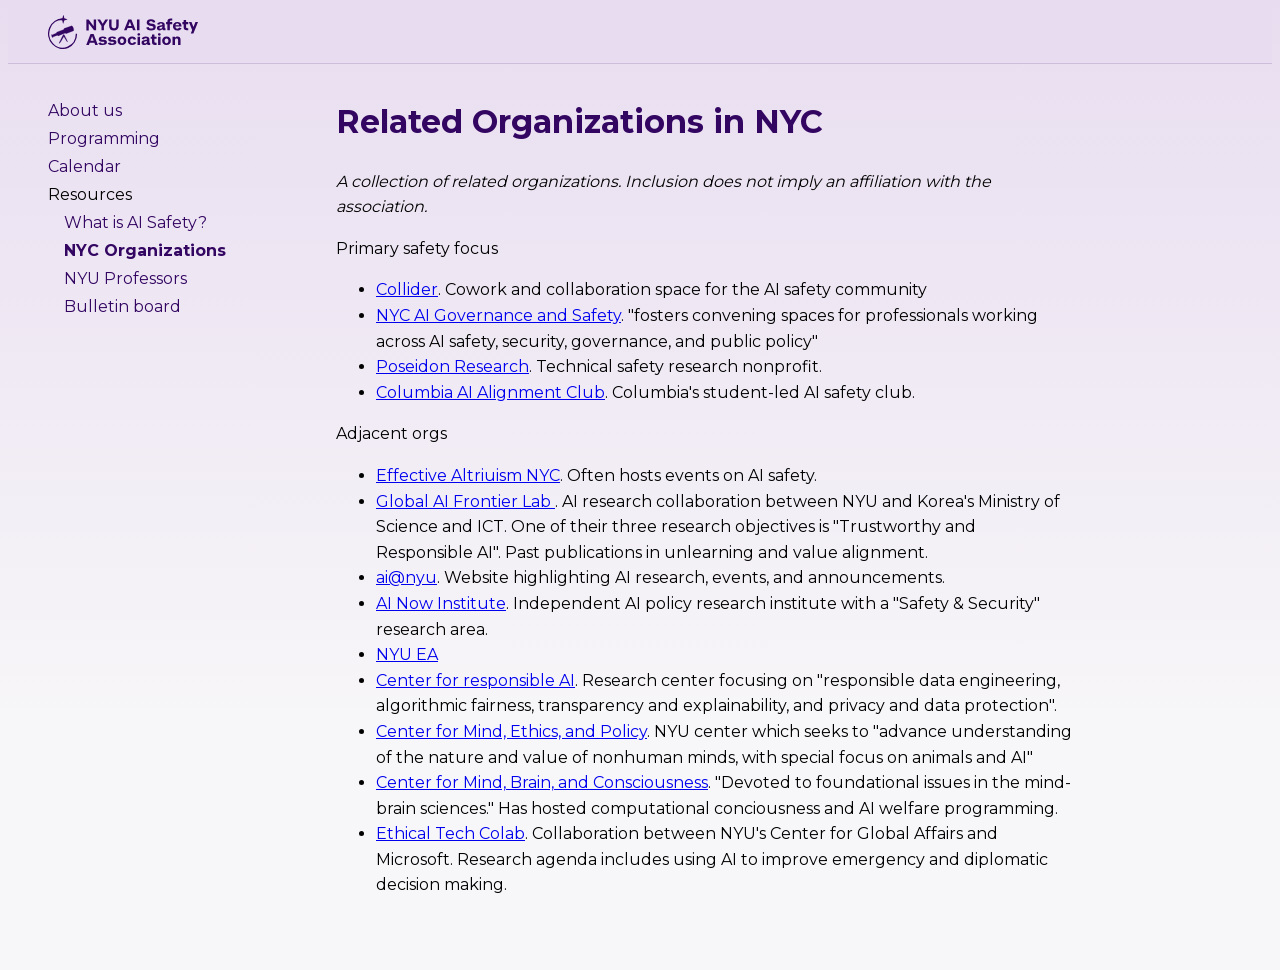
<file: related-orgs.html>
<!doctype html>
<html lang="en">
  <head>
    <meta charset="utf-8" />
    <meta name="viewport" content="width=device-width, initial-scale=1" />
    <title>AI Safety in NYC — NYU AI Safety Association</title>
    <link rel="stylesheet" href="style.css" />
    <link rel="icon" href="assets/site-icon.svg" type="image/svg+xml" />
    <script src="bar-fade.js" defer></script>
  </head>
  <body>
    <header class="topbar">
      <a href="index.html">
        <img class="site-logo" src="assets/topbar-logo.svg" alt="" />
      </a>
      <a class="menu-open" href="#menu" aria-label="Open menu"></a>
      <a class="menu-close" href="#" aria-label="Close menu"></a>
    </header>

    <div class="layout">
      <nav id="menu">
        <a class="menu-close" href="#">Close</a>
        <ul>
          <li><a href="about.html">About us</a></li>
          <li>
            <a href="programming.html">Programming</a>
          </li>
          <li><a href="calendar.html">Calendar</a></li>
          <li>
            Resources
            <ul>
              <li>
                <a href="what-is-ai-safety.html">What is AI Safety?</a>
              </li>
              <li>
                <a href="related-orgs.html" aria-current="page"
                  >NYC Organizations</a
                >
              </li>
              <li>
                <a href="related-profs.html">NYU Professors</a>
              </li>
              <li>
                <a href="bulletin.html">Bulletin board</a>
              </li>
            </ul>
          </li>
        </ul>
      </nav>

      <main>
        <h1>Related Organizations in NYC</h1>
        <p>
          <i
            >A collection of related organizations. Inclusion does not imply an
            affiliation with the association.
          </i>
        </p>

        <!--
          Intentionally left out
            - Google deep mind (don't see any job postings for safety in NYC)
        -->
        Primary safety focus
        <ul>
          <li>
            <a href="https://collider.nyc/">Collider</a>. Cowork and
            collaboration space for the AI safety community
          </li>
          <li>
            <a href="https://nyaigs.org/">NYC AI Governance and Safety</a>.
            "fosters convening spaces for professionals working across AI
            safety, security, governance, and public policy"
          </li>
          <li>
            <a href="https://poseidonresearch.org/">Poseidon Research</a>.
            Technical safety research nonprofit.
          </li>
          <li>
            <a href="https://www.cualignment.org/">Columbia AI Alignment Club</a
            >. Columbia's student-led AI safety club.
          </li>
        </ul>

        Adjacent orgs
        <!--
            Intentionally left out (goal is to have a few closely related things)
            - Alignment Research Group (not active with Sam gone)
          -->

        <ul>
          <li>
            <a href="https://www.effectivealtruism.nyc/subgroups"
              >Effective Altriuism NYC</a
            >. Often hosts events on AI safety.
          </li>
          <li>
            <a
              href="https://www.nyu.edu/research/research-centers-and-institutes/global-ai-frontier-lab.html"
            >
              Global AI Frontier Lab </a
            >. AI research collaboration between NYU and Korea's Ministry of
            Science and ICT. One of their three research objectives is
            "Trustworthy and Responsible AI". Past publications in unlearning
            and value alignment.
          </li>
          <li>
            <a href="https://cims.nyu.edu/ai/">ai@nyu</a>. Website highlighting
            AI research, events, and announcements.
          </li>
          <li>
            <a href="https://ainowinstitute.org/">AI Now Institute</a>.
            Independent AI policy research institute with a "Safety &amp;
            Security" research area.
          </li>
          <li><a href="https://nyuea.com/">NYU EA</a></li>
          <li>
            <a href="https://airesponsibly.net/">Center for responsible AI</a>.
            Research center focusing on "responsible data engineering,
            algorithmic fairness, transparency and explainability, and privacy
            and data protection".
          </li>
          <li>
            <a href="https://nonhumanminds.org/"
              >Center for Mind, Ethics, and Policy</a
            >. NYU center which seeks to "advance understanding of the nature
            and value of nonhuman minds, with special focus on animals and AI"
          </li>
          <li>
            <a href="https://wp.nyu.edu/consciousness/"
              >Center for Mind, Brain, and Consciousness</a
            >. "Devoted to foundational issues in the mind-brain sciences." Has
            hosted computational conciousness and AI welfare programming.
          </li>
          <li>
            <a href="https://ethical-tech-colab.github.io/website/"
              >Ethical Tech Colab</a
            >. Collaboration between NYU's Center for Global Affairs and
            Microsoft. Research agenda includes using AI to improve emergency
            and diplomatic decision making.
          </li>
        </ul>
      </main>
    </div>
  </body>
</html>
</file>
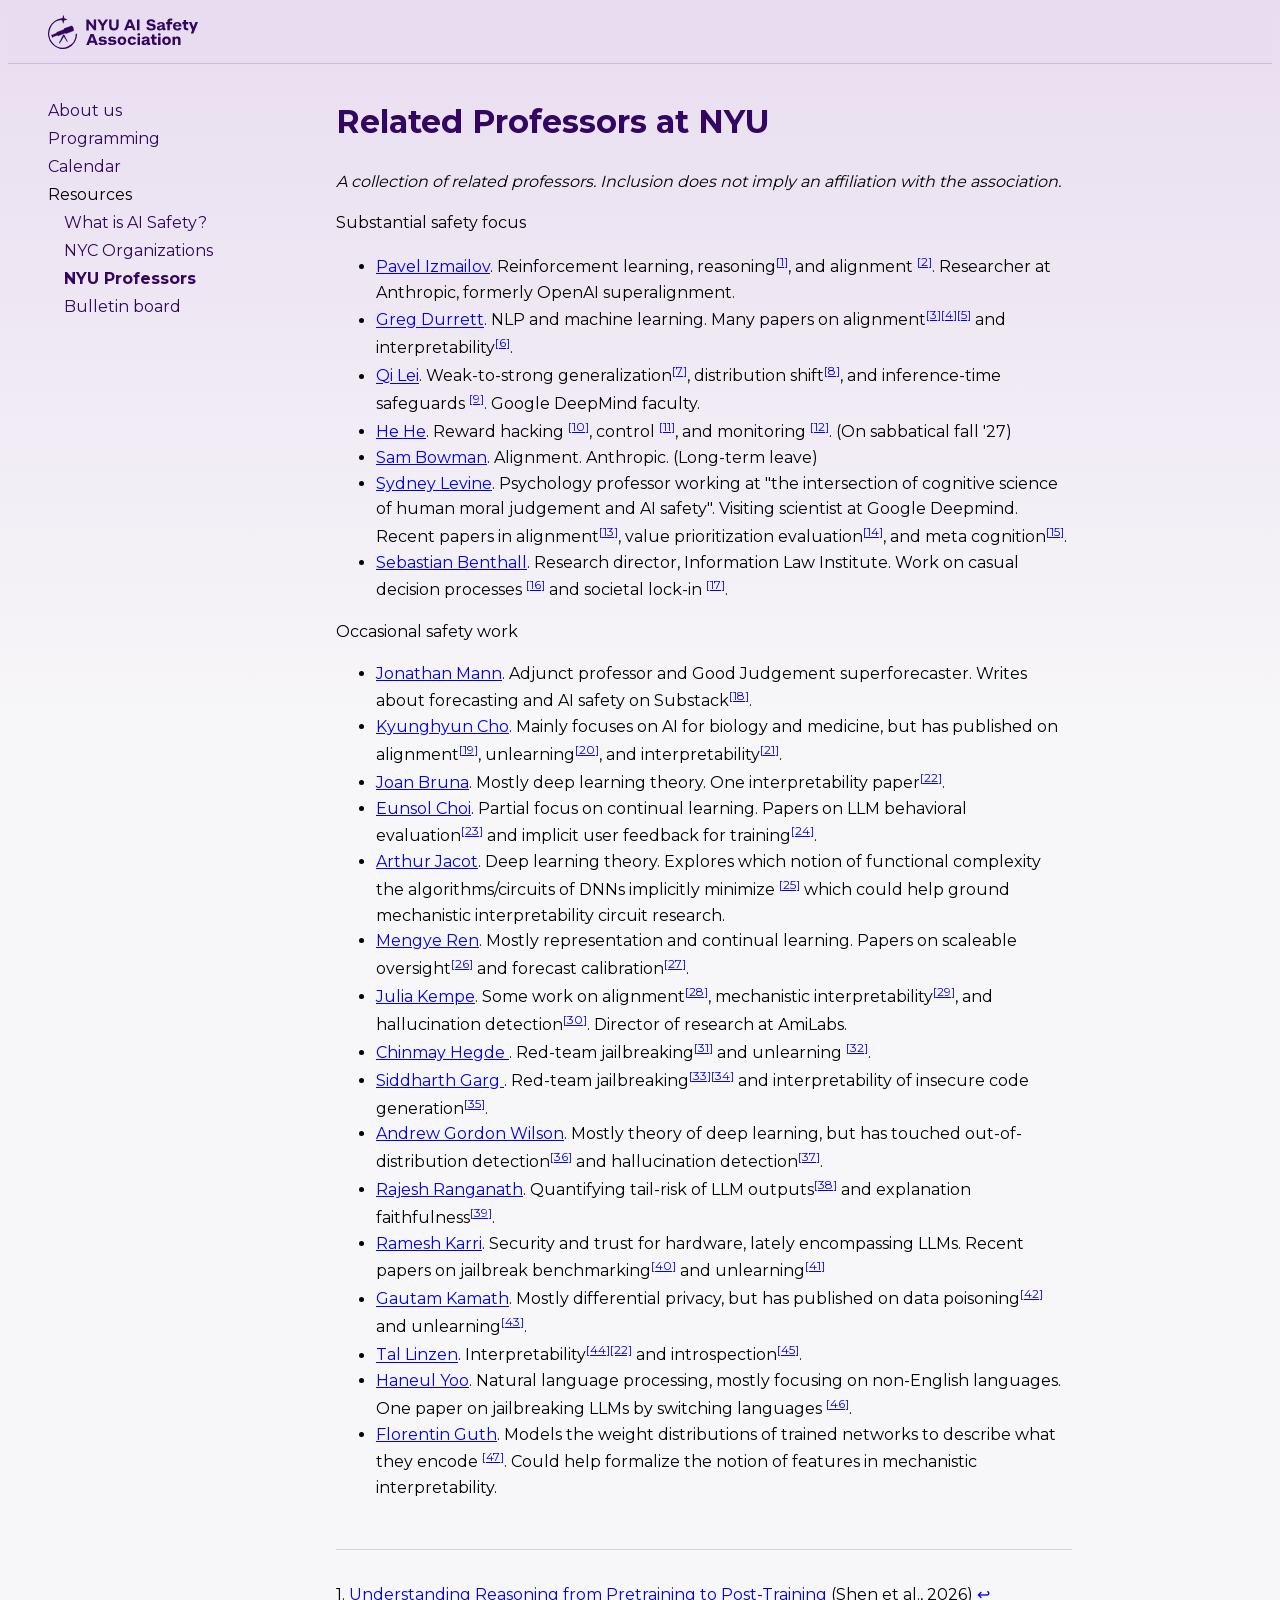
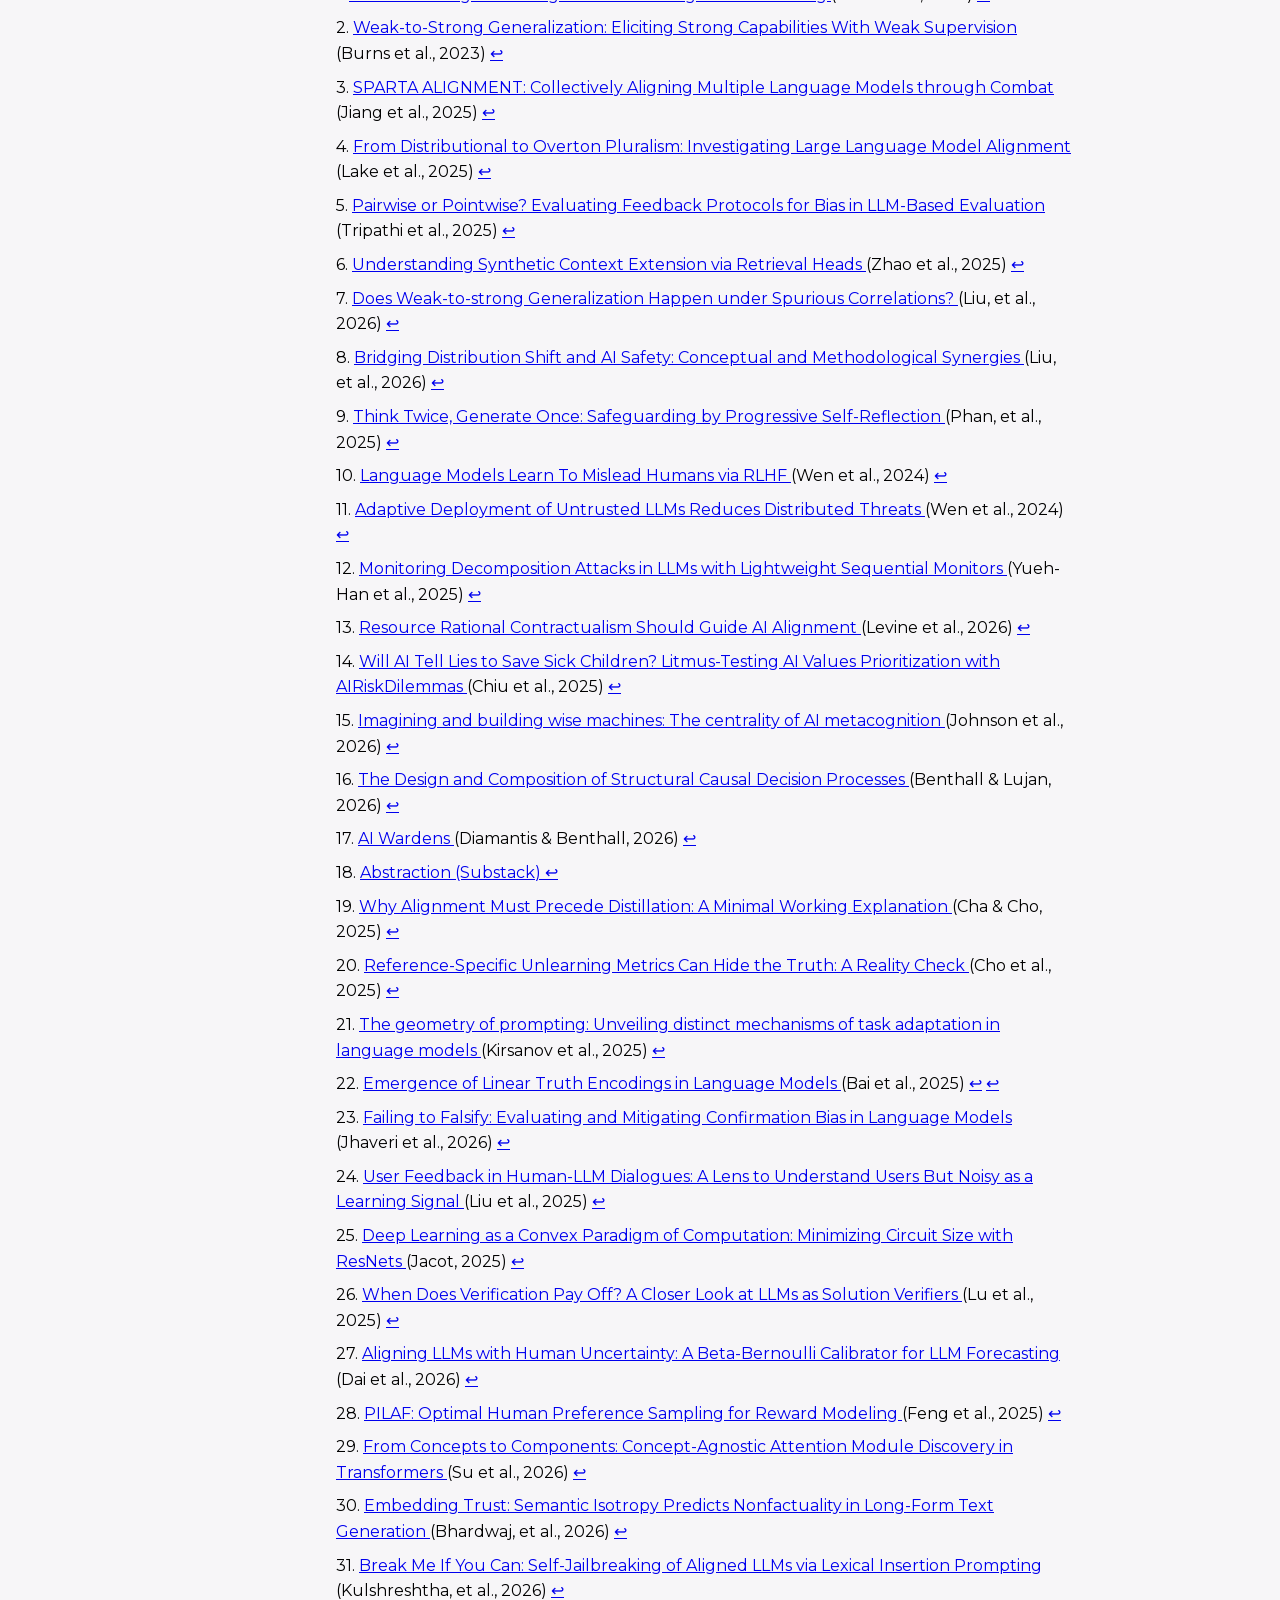
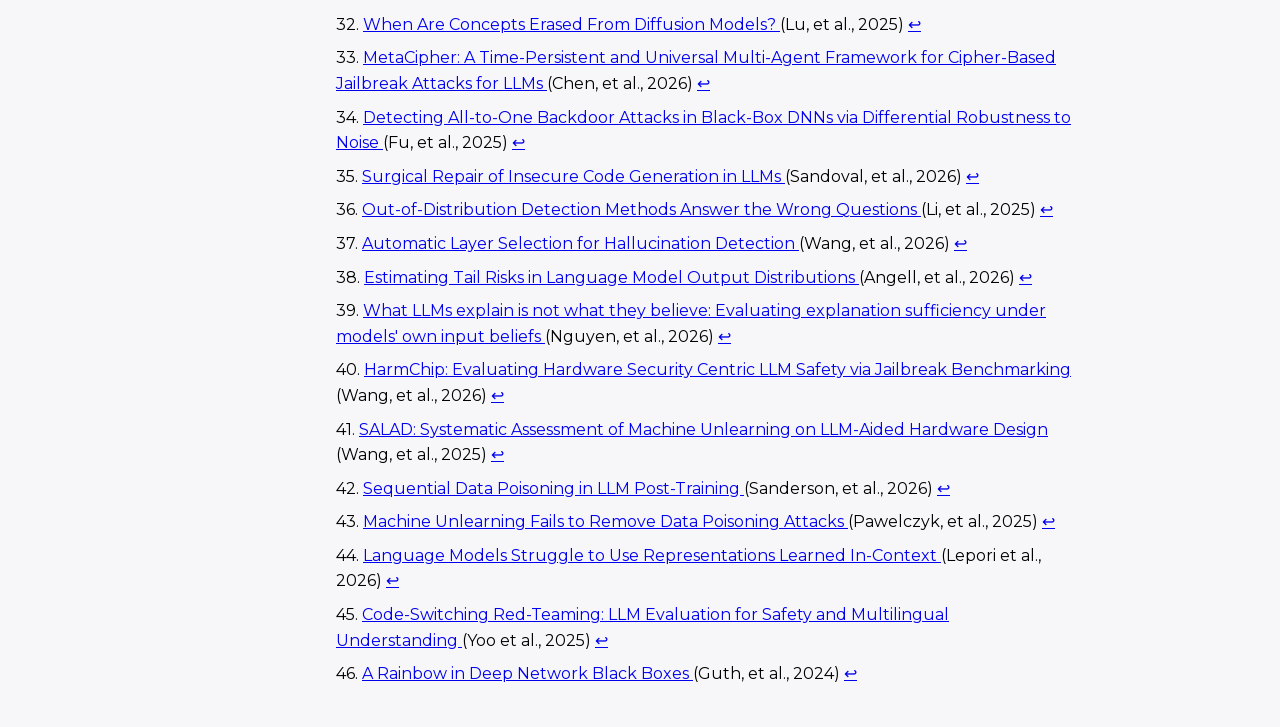
<file: related-profs.html>
<!doctype html>
<html lang="en">
  <head>
    <meta charset="utf-8" />
    <meta name="viewport" content="width=device-width, initial-scale=1" />
    <title>AI Safety in NYC — NYU AI Safety Association</title>
    <link rel="stylesheet" href="style.css" />
    <link rel="icon" href="assets/site-icon.svg" type="image/svg+xml" />
    <script src="bar-fade.js" defer></script>
  </head>
  <body>
    <header class="topbar">
      <a href="index.html">
        <img class="site-logo" src="assets/topbar-logo.svg" alt="" />
      </a>
      <a class="menu-open" href="#menu" aria-label="Open menu"></a>
      <a class="menu-close" href="#" aria-label="Close menu"></a>
    </header>

    <div class="layout">
      <nav id="menu">
        <a class="menu-close" href="#">Close</a>
        <ul>
          <li><a href="about.html">About us</a></li>
          <li>
            <a href="programming.html">Programming</a>
          </li>
          <li><a href="calendar.html">Calendar</a></li>
          <li>
            Resources
            <ul>
              <li>
                <a href="what-is-ai-safety.html">What is AI Safety?</a>
              </li>
              <li>
                <a href="related-orgs.html">NYC Organizations</a>
              </li>
              <li>
                <a href="related-profs.html" aria-current="page"
                  >NYU Professors</a
                >
              </li>
              <li>
                <a href="bulletin.html">Bulletin board</a>
              </li>
            </ul>
          </li>
        </ul>
      </nav>

      <!--
          Professors I've intentionally left out:
          - Shauli Ravfogel (on job market for 26/27)
          - Brendan Dolan-Gavitt (no longer at NYU)
          - Florentin Guth (back to europe)
        -->
      <main>
        <h1 id="profs">Related Professors at NYU</h1>
        <p>
          <i
            >A collection of related professors. Inclusion does not imply an
            affiliation with the association.
          </i>
        </p>

        Substantial safety focus
        <ul>
          <li>
            <a href="https://izmailovpavel.github.io/">Pavel Izmailov</a>.
            Reinforcement learning, reasoning<a
              class="noteref"
              id="ref-izmailov-reasoning"
              href="#note-izmailov-reasoning"
              role="doc-noteref"
            ></a
            >, and alignment
            <a
              class="noteref"
              id="ref-izmailov-generalization"
              href="#note-izmailov-generalization"
              role="doc-noteref"
            ></a
            >. Researcher at Anthropic, formerly OpenAI superalignment.
          </li>
          <li>
            <a href="https://gregdurrett.github.io/#research">Greg Durrett</a>.
            NLP and machine learning. Many papers on alignment<a
              class="noteref"
              id="ref-durrett-sparta"
              href="#note-durrett-sparta"
              role="doc-noteref"
            ></a
            ><a
              class="noteref"
              id="ref-durrett-overton"
              href="#note-durrett-overton"
              role="doc-noteref"
            ></a
            ><a
              class="noteref"
              id="ref-durrett-pairwise"
              href="#note-durrett-pairwise"
              role="doc-noteref"
            ></a>
            and interpretability<a
              class="noteref"
              id="ref-durrett-heads"
              href="#note-durrett-heads"
              role="doc-noteref"
            ></a
            >.
          </li>
          <li>
            <a href="https://cecilialeiqi.github.io/">Qi Lei</a>. Weak-to-strong
            generalization<a
              class="noteref"
              id="ref-lei-weak"
              href="#note-lei-weak"
              role="doc-noteref"
            ></a
            >, distribution shift<a
              class="noteref"
              id="ref-lei-shift"
              href="#note-lei-shift"
              role="doc-noteref"
            ></a
            >, and inference-time safeguards
            <a
              class="noteref"
              id="ref-lei-safeguard"
              href="#note-lei-safeguard"
              role="doc-noteref"
            ></a
            >. Google DeepMind faculty.
          </li>
          <li>
            <a href="https://hhexiy.ai/">He He</a>. Reward hacking
            <a
              class="noteref"
              id="ref-hehe-rlhf"
              href="#note-hehe-rlhf"
              role="doc-noteref"
            ></a
            >, control
            <a
              class="noteref"
              id="ref-hehe-untrusted"
              href="#note-hehe-untrusted"
              role="doc-noteref"
            ></a
            >, and monitoring
            <a
              class="noteref"
              id="ref-hehe-monitor"
              href="#note-hehe-monitor"
              role="doc-noteref"
            ></a
            >. (On sabbatical fall '27)
          </li>
          <li>
            <a href="https://sleepinyourhat.github.io/">Sam Bowman</a>.
            Alignment. Anthropic. (Long-term leave)
          </li>
          <li>
            <a href="https://sites.google.com/site/sydneymlevine/"
              >Sydney Levine</a
            >. Psychology professor working at "the intersection of cognitive
            science of human moral judgement and AI safety". Visiting scientist
            at Google Deepmind. Recent papers in alignment<a
              class="noteref"
              id="ref-levine-alignment"
              href="#note-levine-alignment"
              role="doc-noteref"
            ></a
            >, value prioritization evaluation<a
              class="noteref"
              id="ref-levine-prioritization"
              href="#note-levine-prioritization"
              role="doc-noteref"
            ></a
            >, and meta cognition<a
              class="noteref"
              id="ref-levine-meta"
              href="#note-levine-meta"
              role="doc-noteref"
            ></a
            >.
          </li>
          <li>
            <a href="https://sbenthall.net/">Sebastian Benthall</a>. Research
            director, Information Law Institute. Work on casual decision
            processes
            <a
              class="noteref"
              id="ref-benthall-decision"
              href="#note-benthall-decision"
              role="doc-noteref"
            >
            </a>
            and societal lock-in
            <a
              class="noteref"
              id="ref-benthall-fiduciary"
              href="#note-benthall-fiduciary"
              role="doc-noteref"
            >
            </a
            >.
          </li>
        </ul>

        Occasional safety work
        <ul>
          <li>
            <a href="https://engineering.nyu.edu/faculty/jonathan-mann"
              >Jonathan Mann</a
            >. Adjunct professor and Good Judgement superforecaster. Writes
            about forecasting and AI safety on Substack<a
              class="noteref"
              id="ref-mann-substack"
              href="#note-mann-substack"
              role="doc-noteref"
            ></a
            >.
          </li>
          <li>
            <a href="https://kyunghyuncho.me/">Kyunghyun Cho</a>. Mainly focuses
            on AI for biology and medicine, but has published on alignment<a
              class="noteref"
              id="ref-alignment-distillation"
              href="#note-alignment-distillation"
              role="doc-noteref"
            ></a
            >, unlearning<a
              class="noteref"
              id="ref-unlearning-metrics"
              href="#note-unlearning-metrics"
              role="doc-noteref"
            ></a
            >, and interpretability<a
              class="noteref"
              id="ref-prompting-geometry"
              href="#note-prompting-geometry"
              role="doc-noteref"
            ></a
            >.
          </li>
          <li>
            <a href="https://cims.nyu.edu/~bruna/bio/">Joan Bruna</a>. Mostly
            deep learning theory. One interpretability paper<a
              class="noteref"
              id="ref-linear-truth-encodings-1"
              href="#note-linear-truth-encodings"
              role="doc-noteref"
            ></a
            >.
          </li>
          <li>
            <a href="https://eunsol.github.io">Eunsol Choi</a>. Partial focus on
            continual learning. Papers on LLM behavioral evaluation<a
              class="noteref"
              id="ref-choi-eval"
              href="#note-choi-eval"
              role="doc-noteref"
            ></a>
            and implicit user feedback for training<a
              class="noteref"
              id="ref-choi-feedback"
              href="#note-choi-feedback"
              role="doc-noteref"
            ></a
            >.
          </li>
          <li>
            <a href="https://sites.google.com/view/arthurjacot/">Arthur Jacot</a
            >. Deep learning theory. Explores which notion of functional
            complexity the algorithms/circuits of DNNs implicitly minimize
            <a
              class="noteref"
              id="ref-jacot-convex"
              href="#note-jacot-convex"
              role="doc-noteref"
            ></a>
            which could help ground mechanistic interpretability circuit
            research.
          </li>
          <li>
            <a href="https://mengyeren.com/">Mengye Ren</a>. Mostly
            representation and continual learning. Papers on scaleable
            oversight<a
              class="noteref"
              id="ref-ren-oversight"
              href="#note-ren-oversight"
              role="doc-noteref"
            ></a>
            and forecast calibration<a
              class="noteref"
              id="ref-ren-calibration"
              href="#note-ren-calibration"
              role="doc-noteref"
            ></a
            >.
          </li>
          <li>
            <a href="https://cims.nyu.edu/~kempe/">Julia Kempe</a>. Some work on
            alignment<a
              class="noteref"
              id="ref-kempe-alignment"
              href="#note-kempe-alignment"
              role="doc-noteref"
            ></a
            >, mechanistic interpretability<a
              class="noteref"
              id="ref-kempe-interpretability"
              href="#note-kempe-interpretability"
              role="doc-noteref"
            ></a
            >, and hallucination detection<a
              class="noteref"
              id="ref-kempe-hallucination"
              href="#note-kempe-hallucination"
              role="doc-noteref"
            ></a
            >. Director of research at AmiLabs.
          </li>
          <li>
            <a href="https://chinmayhegde.github.io/pubs/">Chinmay Hegde </a>.
            Red-team jailbreaking<a
              class="noteref"
              id="ref-hegde-jailbreak"
              href="#note-hegde-jailbreak"
              role="doc-noteref"
            ></a>
            and unlearning
            <a
              class="noteref"
              id="ref-hegde-unlearning"
              href="#note-hegde-unlearning"
              role="doc-noteref"
            ></a
            >.
          </li>
          <li>
            <a href="https://wp.nyu.edu/ensure_group/pi/">Siddharth Garg </a>.
            Red-team jailbreaking<a
              class="noteref"
              id="ref-garg-jailbreak"
              href="#note-garg-jailbreak"
              role="doc-noteref"
            ></a
            ><a
              class="noteref"
              id="ref-garg-jailbreak2"
              href="#note-garg-jailbreak2"
              role="doc-noteref"
            ></a>
            and interpretability of insecure code generation<a
              class="noteref"
              id="ref-garg-interp"
              href="#note-garg-interp"
              role="doc-noteref"
            ></a
            >.
          </li>
          <li>
            <a href="https://cims.nyu.edu/~andrewgw/">Andrew Gordon Wilson</a>.
            Mostly theory of deep learning, but has touched out-of-distribution
            detection<a
              class="noteref"
              id="ref-wilson-ood"
              href="#note-wilson-ood"
              role="doc-noteref"
            ></a>
            and hallucination detection<a
              class="noteref"
              id="ref-wilson-halluciation"
              href="#note-wilson-halluciation"
              role="doc-noteref"
            ></a
            >.
          </li>
          <li>
            <a href="https://cims.nyu.edu/~rajeshr/">Rajesh Ranganath</a>.
            Quantifying tail-risk of LLM outputs<a
              class="noteref"
              id="ref-ranganath-tail"
              href="#note-ranganath-tail"
              role="doc-noteref"
            ></a>
            and explanation faithfulness<a
              class="noteref"
              id="ref-ranganath-faithfulness"
              href="#note-ranganath-faithfulness"
              role="doc-noteref"
            ></a
            >.
          </li>
          <li>
            <a href="https://engineering.nyu.edu/faculty/ramesh-karri"
              >Ramesh Karri</a
            >. Security and trust for hardware, lately encompassing LLMs. Recent
            papers on jailbreak benchmarking<a
              class="noteref"
              id="ref-karri-benchmark"
              href="#note-karri-benchmark"
              role="doc-noteref"
            ></a>
            and unlearning<a
              class="noteref"
              id="ref-karri-unlearn"
              href="#note-karri-unlearn"
              role="doc-noteref"
            ></a>
          </li>
          <li>
            <a href="http://www.gautamkamath.com/">Gautam Kamath</a>. Mostly
            differential privacy, but has published on data poisoning<a
              class="noteref"
              id="ref-kamath-poison"
              href="#note-kamath-poison"
              role="doc-noteref"
            ></a>
            and unlearning<a
              class="noteref"
              id="ref-kamath-unlearning"
              href="#note-kamath-unlearning"
              role="doc-noteref"
            ></a
            >.
          </li>
          <li>
            <a href="https://tallinzen.net/">Tal Linzen</a>. Interpretability<a
              class="noteref"
              id="ref-linzen-context"
              href="#note-linzen-context"
              role="doc-noteref"
            ></a
            ><a
              href="#note-linear-truth-encodings"
              id="ref-linear-truth-encodings-2"
              style="vertical-align: super; font-size: 0.75em"
              >[22]</a
            >
            <!--
              Note above is a hacky solution for having two profs link to the
              same paper. Brittle since the number is hard-coded, but simpler
              than adding a pre-processing step for now ...
            -->
            and introspection<a
              class="noteref"
              id="ref-linzen-introspect"
              href="#note-linzen-introspect"
              role="doc-noteref"
            ></a
            >.
          </li>
          <li>
            <a href="https://haneul-yoo.github.io/">Haneul Yoo</a>. Natural
            language processing, mostly focusing on non-English languages. One
            paper on jailbreaking LLMs by switching languages
            <a
              class="noteref"
              id="ref-yoo-jailbreak"
              href="#note-yoo-jailbreak"
              role="doc-noteref"
            ></a
            >.
          </li>
          <li>
            <a href="https://florentinguth.github.io/">Florentin Guth</a>.
            Models the weight distributions of trained networks to describe what
            they encode
            <a
              class="noteref"
              id="ref-guth-rainbow"
              href="#note-guth-rainbow"
              role="doc-noteref"
            ></a
            >. Could help formalize the notion of features in mechanistic
            interpretability.
          </li>
        </ul>

        <!-- 
          choosing to hide this to avoid nasa agenda conflation with responsible/ethical ai
        Safety-adjacent work
        <ul>
          <li>
            <a href="https://emblack.github.io/">Emily Black</a>. Algorithmic
            fairness and discrimination.
          </li>
          <li>
            <a href="https://airesponsibly.net/people/julia/"
              >Julia Stoyanovich</a
            >. Responsible AI.
          </li>
          <li>
            <a href="https://pratyushasharma.github.io/">Pratyusha Sharma</a>.
          </li>
          <li>
            <a href="https://www.eugenevinitsky.com/">Eugene Vinitsky</a>. RL,
            agents, transportation.
          </li>
        </ul>
        -->
      </main>

      <!-- ENDNOTES: a sibling of <main>, not a child, so the grid places it in
           its own row below the article, clear of the article's own width.
           The visible numerals come from CSS counters, so the order of these
           <li> is the only thing that sets them. Add or reorder a note and
           everything renumbers itself; never type a number here. The ids are
           names, not numbers, so links survive reordering. -->
      <section class="endnotes" role="doc-endnotes">
        <ol>
          <li id="note-izmailov-reasoning">
            <a href="https://arxiv.org/abs/2607.16097">
              Understanding Reasoning from Pretraining to Post-Training
            </a>
            (Shen et al., 2026)
            <a
              href="#ref-izmailov-reasoning"
              role="doc-backlink"
              aria-label="Back to reference"
              >↩</a
            >
          </li>
          <li id="note-izmailov-generalization">
            <a href="https://arxiv.org/abs/2312.09390">
              Weak-to-Strong Generalization: Eliciting Strong Capabilities With
              Weak Supervision
            </a>
            (Burns et al., 2023)
            <a
              href="#ref-izmailov-generalization"
              role="doc-backlink"
              aria-label="Back to reference"
              >↩</a
            >
          </li>
          <li id="note-durrett-sparta">
            <a href="https://arxiv.org/abs/2506.04721">
              SPARTA ALIGNMENT: Collectively Aligning Multiple Language Models
              through Combat
            </a>
            (Jiang et al., 2025)
            <a
              href="#ref-durrett-sparta"
              role="doc-backlink"
              aria-label="Back to reference"
              >↩</a
            >
          </li>
          <li id="note-durrett-overton">
            <a href="https://arxiv.org/abs/2406.17692">
              From Distributional to Overton Pluralism: Investigating Large
              Language Model Alignment
            </a>
            (Lake et al., 2025)
            <a
              href="#ref-durrett-overton"
              role="doc-backlink"
              aria-label="Back to reference"
              >↩</a
            >
          </li>
          <li id="note-durrett-pairwise">
            <a href="https://arxiv.org/abs/2504.14716">
              Pairwise or Pointwise? Evaluating Feedback Protocols for Bias in
              LLM-Based Evaluation
            </a>
            (Tripathi et al., 2025)
            <a
              href="#ref-durrett-pairwise"
              role="doc-backlink"
              aria-label="Back to reference"
              >↩</a
            >
          </li>
          <li id="note-durrett-heads">
            <a href="https://arxiv.org/abs/2410.22316">
              Understanding Synthetic Context Extension via Retrieval Heads
            </a>
            (Zhao et al., 2025)
            <a
              href="#ref-durrett-heads"
              role="doc-backlink"
              aria-label="Back to reference"
              >↩</a
            >
          </li>
          <li id="note-lei-weak">
            <a
              href="https://proceedings.iclr.cc/paper_files/paper/2026/hash/375a22d76e1c7d30c42bca9be47aab76-Abstract-Conference.html"
            >
              Does Weak-to-strong Generalization Happen under Spurious
              Correlations?
            </a>
            (Liu, et al., 2026)
            <a
              href="#ref-lei-weak"
              role="doc-backlink"
              aria-label="Back to reference"
              >↩</a
            >
          </li>
          <li id="note-lei-shift">
            <a href="https://arxiv.org/abs/2505.22829">
              Bridging Distribution Shift and AI Safety: Conceptual and
              Methodological Synergies
            </a>
            (Liu, et al., 2026)
            <a
              href="#ref-lei-shift"
              role="doc-backlink"
              aria-label="Back to reference"
              >↩</a
            >
          </li>
          <li id="note-lei-safeguard">
            <a href="https://arxiv.org/abs/2510.01270">
              Think Twice, Generate Once: Safeguarding by Progressive
              Self-Reflection
            </a>
            (Phan, et al., 2025)
            <a
              href="#ref-lei-safeguard"
              role="doc-backlink"
              aria-label="Back to reference"
              >↩</a
            >
          </li>
          <li id="note-hehe-rlhf">
            <a href="https://arxiv.org/pdf/2409.12822">
              Language Models Learn To Mislead Humans via RLHF
            </a>
            (Wen et al., 2024)
            <a
              href="#ref-hehe-rlhf"
              role="doc-backlink"
              aria-label="Back to reference"
              >↩</a
            >
          </li>
          <li id="note-hehe-untrusted">
            <a href="https://arxiv.org/pdf/2411.17693">
              Adaptive Deployment of Untrusted LLMs Reduces Distributed Threats
            </a>
            (Wen et al., 2024)
            <a
              href="#ref-hehe-untrusted"
              role="doc-backlink"
              aria-label="Back to reference"
              >↩</a
            >
          </li>
          <li id="note-hehe-monitor">
            <a href="https://arxiv.org/abs/2506.10949">
              Monitoring Decomposition Attacks in LLMs with Lightweight
              Sequential Monitors
            </a>
            (Yueh-Han et al., 2025)
            <a
              href="#ref-hehe-monitor"
              role="doc-backlink"
              aria-label="Back to reference"
              >↩</a
            >
          </li>
          <li id="note-levine-alignment">
            <a href="https://arxiv.org/abs/2506.17434">
              Resource Rational Contractualism Should Guide AI Alignment
            </a>
            (Levine et al., 2026)
            <a
              href="#ref-levine-alignment"
              role="doc-backlink"
              aria-label="Back to reference"
              >↩</a
            >
          </li>
          <li id="note-levine-prioritization">
            <a href="https://arxiv.org/abs/2505.14633">
              Will AI Tell Lies to Save Sick Children? Litmus-Testing AI Values
              Prioritization with AIRiskDilemmas
            </a>
            (Chiu et al., 2025)
            <a
              href="#ref-levine-prioritization"
              role="doc-backlink"
              aria-label="Back to reference"
              >↩</a
            >
          </li>
          <li id="note-levine-meta">
            <a href="https://arxiv.org/abs/2411.02478">
              Imagining and building wise machines: The centrality of AI
              metacognition
            </a>
            (Johnson et al., 2026)
            <a
              href="#ref-levine-meta"
              role="doc-backlink"
              aria-label="Back to reference"
              >↩</a
            >
          </li>
          <li id="note-benthall-decision">
            <a href="https://arxiv.org/abs/2605.02681">
              The Design and Composition of Structural Causal Decision Processes
            </a>
            (Benthall &amp; Lujan, 2026)
            <a
              href="#ref-benthall-decision"
              role="doc-backlink"
              aria-label="Back to reference"
              >↩</a
            >
          </li>
          <li id="note-benthall-fiduciary">
            <a
              href="https://scholar.google.com/citations?view_op=view_citation&hl=en&user=jfGeol4AAAAJ&sortby=pubdate&citation_for_view=jfGeol4AAAAJ:ldfaerwXgEUC"
            >
              AI Wardens
            </a>
            (Diamantis &amp; Benthall, 2026)
            <a
              href="#ref-benthall-fiduciary"
              role="doc-backlink"
              aria-label="Back to reference"
              >↩</a
            >
          </li>
          <li id="note-mann-substack">
            <a href="https://abstraction.substack.com/about">
              Abstraction (Substack)
            </a>
            <a
              href="#ref-mann-substack"
              role="doc-backlink"
              aria-label="Back to reference"
              >↩</a
            >
          </li>
          <li id="note-alignment-distillation">
            <a href="https://arxiv.org/abs/2509.23667v1">
              Why Alignment Must Precede Distillation: A Minimal Working
              Explanation
            </a>
            (Cha &amp; Cho, 2025)
            <a
              href="#ref-alignment-distillation"
              role="doc-backlink"
              aria-label="Back to reference"
              >↩</a
            >
          </li>
          <li id="note-unlearning-metrics">
            <a href="https://arxiv.org/abs/2510.12981">
              Reference-Specific Unlearning Metrics Can Hide the Truth: A
              Reality Check
            </a>
            (Cho et al., 2025)
            <a
              href="#ref-unlearning-metrics"
              role="doc-backlink"
              aria-label="Back to reference"
              >↩</a
            >
          </li>
          <li id="note-prompting-geometry">
            <a href="https://arxiv.org/abs/2502.08009">
              The geometry of prompting: Unveiling distinct mechanisms of task
              adaptation in language models
            </a>
            (Kirsanov et al., 2025)
            <a
              href="#ref-prompting-geometry"
              role="doc-backlink"
              aria-label="Back to reference"
              >↩</a
            >
          </li>
          <li id="note-linear-truth-encodings">
            <a href="https://arxiv.org/abs/2510.15804">
              Emergence of Linear Truth Encodings in Language Models
            </a>
            (Bai et al., 2025)
            <a
              href="#ref-linear-truth-encodings-1"
              role="doc-backlink"
              aria-label="Back to reference"
              >↩</a
            >
            <a
              href="#ref-linear-truth-encodings-2"
              role="doc-backlink"
              aria-label="Back to reference"
              >↩</a
            >
          </li>
          <li id="note-choi-eval">
            <a href="https://arxiv.org/abs/2604.02485">
              Failing to Falsify: Evaluating and Mitigating Confirmation Bias in
              Language Models
            </a>
            (Jhaveri et al., 2026)
            <a
              href="#ref-choi-eval"
              role="doc-backlink"
              aria-label="Back to reference"
              >↩</a
            >
          </li>
          <li id="note-choi-feedback">
            <a href="https://arxiv.org/pdf/2507.23158">
              User Feedback in Human-LLM Dialogues: A Lens to Understand Users
              But Noisy as a Learning Signal
            </a>
            (Liu et al., 2025)
            <a
              href="#ref-choi-feedback"
              role="doc-backlink"
              aria-label="Back to reference"
              >↩</a
            >
          </li>
          <li id="note-jacot-convex">
            <a href="https://arxiv.org/abs/2511.20888">
              Deep Learning as a Convex Paradigm of Computation: Minimizing
              Circuit Size with ResNets
            </a>
            (Jacot, 2025)
            <a
              href="#ref-jacot-convex"
              role="doc-backlink"
              aria-label="Back to reference"
              >↩</a
            >
          </li>
          <li id="note-ren-oversight">
            <a href="https://arxiv.org/abs/2512.02304">
              When Does Verification Pay Off? A Closer Look at LLMs as Solution
              Verifiers
            </a>
            (Lu et al., 2025)
            <a
              href="#ref-ren-oversight"
              role="doc-backlink"
              aria-label="Back to reference"
              >↩</a
            >
          </li>
          <li id="note-ren-calibration">
            <a href="https://arxiv.org/abs/2605.27668">
              Aligning LLMs with Human Uncertainty: A Beta-Bernoulli Calibrator
              for LLM Forecasting
            </a>
            (Dai et al., 2026)
            <a
              href="#ref-ren-calibration"
              role="doc-backlink"
              aria-label="Back to reference"
              >↩</a
            >
          </li>
          <li id="note-kempe-alignment">
            <a href="https://arxiv.org/abs/2502.04270">
              PILAF: Optimal Human Preference Sampling for Reward Modeling
            </a>
            (Feng et al., 2025)
            <a
              href="#ref-kempe-alignment"
              role="doc-backlink"
              aria-label="Back to reference"
              >↩</a
            >
          </li>
          <li id="note-kempe-interpretability">
            <a
              href="https://proceedings.iclr.cc/paper_files/paper/2026/hash/2b25c39788e5cf11d3541de433ebf4c0-Abstract-Conference.html"
            >
              From Concepts to Components: Concept-Agnostic Attention Module
              Discovery in Transformers
            </a>
            (Su et al., 2026)
            <a
              href="#ref-kempe-interpretability"
              role="doc-backlink"
              aria-label="Back to reference"
              >↩</a
            >
          </li>
          <li id="note-kempe-hallucination">
            <a href="https://arxiv.org/abs/2510.21891">
              Embedding Trust: Semantic Isotropy Predicts Nonfactuality in
              Long-Form Text Generation
            </a>
            (Bhardwaj, et al., 2026)
            <a
              href="#ref-kempe-hallucination"
              role="doc-backlink"
              aria-label="Back to reference"
              >↩</a
            >
          </li>
          <li id="note-hegde-jailbreak">
            <a href="https://arxiv.org/abs/2601.02670">
              Break Me If You Can: Self-Jailbreaking of Aligned LLMs via Lexical
              Insertion Prompting
            </a>
            (Kulshreshtha, et al., 2026)
            <a
              href="#ref-hegde-jailbreak"
              role="doc-backlink"
              aria-label="Back to reference"
              >↩</a
            >
          </li>
          <li id="note-hegde-unlearning">
            <a href="https://arxiv.org/abs/2505.17013">
              When Are Concepts Erased From Diffusion Models?
            </a>
            (Lu, et al., 2025)
            <a
              href="#ref-hegde-unlearning"
              role="doc-backlink"
              aria-label="Back to reference"
              >↩</a
            >
          </li>
          <li id="note-garg-jailbreak">
            <a href="https://ojs.aaai.org/index.php/AAAI/article/view/41058">
              MetaCipher: A Time-Persistent and Universal Multi-Agent Framework
              for Cipher-Based Jailbreak Attacks for LLMs
            </a>
            (Chen, et al., 2026)
            <a
              href="#ref-garg-jailbreak"
              role="doc-backlink"
              aria-label="Back to reference"
              >↩</a
            >
          </li>
          <li id="note-garg-jailbreak2">
            <a href="https://ieeexplore.ieee.org/abstract/document/10891759">
              Detecting All-to-One Backdoor Attacks in Black-Box DNNs via
              Differential Robustness to Noise
            </a>
            (Fu, et al., 2025)
            <a
              href="#ref-garg-jailbreak2"
              role="doc-backlink"
              aria-label="Back to reference"
              >↩</a
            >
          </li>
          <li id="note-garg-interp">
            <a href="https://arxiv.org/abs/2604.16697">
              Surgical Repair of Insecure Code Generation in LLMs
            </a>
            (Sandoval, et al., 2026)
            <a
              href="#ref-garg-interp"
              role="doc-backlink"
              aria-label="Back to reference"
              >↩</a
            >
          </li>
          <li id="note-wilson-ood">
            <a href="https://arxiv.org/abs/2507.01831">
              Out-of-Distribution Detection Methods Answer the Wrong Questions
            </a>
            (Li, et al., 2025)
            <a
              href="#ref-wilson-ood"
              role="doc-backlink"
              aria-label="Back to reference"
              >↩</a
            >
          </li>
          <li id="note-wilson-halluciation">
            <a href="https://arxiv.org/abs/2605.26366">
              Automatic Layer Selection for Hallucination Detection
            </a>
            (Wang, et al., 2026)
            <a
              href="#ref-wilson-halluciation"
              role="doc-backlink"
              aria-label="Back to reference"
              >↩</a
            >
          </li>
          <li id="note-ranganath-tail">
            <a href="https://arxiv.org/abs/2604.22167">
              Estimating Tail Risks in Language Model Output Distributions
            </a>
            (Angell, et al., 2026)
            <a
              href="#ref-ranganath-tail"
              role="doc-backlink"
              aria-label="Back to reference"
              >↩</a
            >
          </li>
          <li id="note-ranganath-faithfulness">
            <a href="https://arxiv.org/abs/2606.28615">
              What LLMs explain is not what they believe: Evaluating explanation
              sufficiency under models' own input beliefs
            </a>
            (Nguyen, et al., 2026)
            <a
              href="#ref-ranganath-faithfulness"
              role="doc-backlink"
              aria-label="Back to reference"
              >↩</a
            >
          </li>
          <li id="note-karri-benchmark">
            <a href="https://arxiv.org/abs/2604.17093">
              HarmChip: Evaluating Hardware Security Centric LLM Safety via
              Jailbreak Benchmarking
            </a>
            (Wang, et al., 2026)
            <a
              href="#ref-karri-benchmark"
              role="doc-backlink"
              aria-label="Back to reference"
              >↩</a
            >
          </li>
          <li id="note-karri-unlearn">
            <a href="https://ieeexplore.ieee.org/abstract/document/11189152">
              SALAD: Systematic Assessment of Machine Unlearning on LLM-Aided
              Hardware Design
            </a>
            (Wang, et al., 2025)
            <a
              href="#ref-karri-unlearn"
              role="doc-backlink"
              aria-label="Back to reference"
              >↩</a
            >
          </li>
          <li id="note-kamath-poison">
            <a href="https://arxiv.org/abs/2606.04929">
              Sequential Data Poisoning in LLM Post-Training
            </a>
            (Sanderson, et al., 2026)
            <a
              href="#ref-kamath-poison"
              role="doc-backlink"
              aria-label="Back to reference"
              >↩</a
            >
          </li>
          <li id="note-kamath-unlearning">
            <a
              href="https://proceedings.iclr.cc/paper_files/paper/2025/hash/7e810b2c75d69be186cadd2fe3febeab-Abstract-Conference.html"
            >
              Machine Unlearning Fails to Remove Data Poisoning Attacks
            </a>
            (Pawelczyk, et al., 2025)
            <a
              href="#ref-kamath-unlearning"
              role="doc-backlink"
              aria-label="Back to reference"
              >↩</a
            >
          </li>
          <li id="note-linzen-context">
            <a href="https://aclanthology.org/2026.acl-long.676/">
              Language Models Struggle to Use Representations Learned In-Context
            </a>
            (Lepori et al., 2026)
            <a
              href="#ref-linzen-context"
              role="doc-backlink"
              aria-label="Back to reference"
              >↩</a
            >
          </li>
          <li id="note-yoo-jailbreak">
            <a href="https://arxiv.org/abs/2406.15481">
              Code-Switching Red-Teaming: LLM Evaluation for Safety and
              Multilingual Understanding
            </a>
            (Yoo et al., 2025)
            <a
              href="#ref-yoo-jailbreak"
              role="doc-backlink"
              aria-label="Back to reference"
              >↩</a
            >
          </li>
          <li id="note-guth-rainbow">
            <a href="https://arxiv.org/abs/2305.18512">
              A Rainbow in Deep Network Black Boxes
            </a>
            (Guth, et al., 2024)
            <a
              href="#ref-guth-rainbow"
              role="doc-backlink"
              aria-label="Back to reference"
              >↩</a
            >
          </li>
        </ol>
      </section>
    </div>
  </body>
</html>
</file>
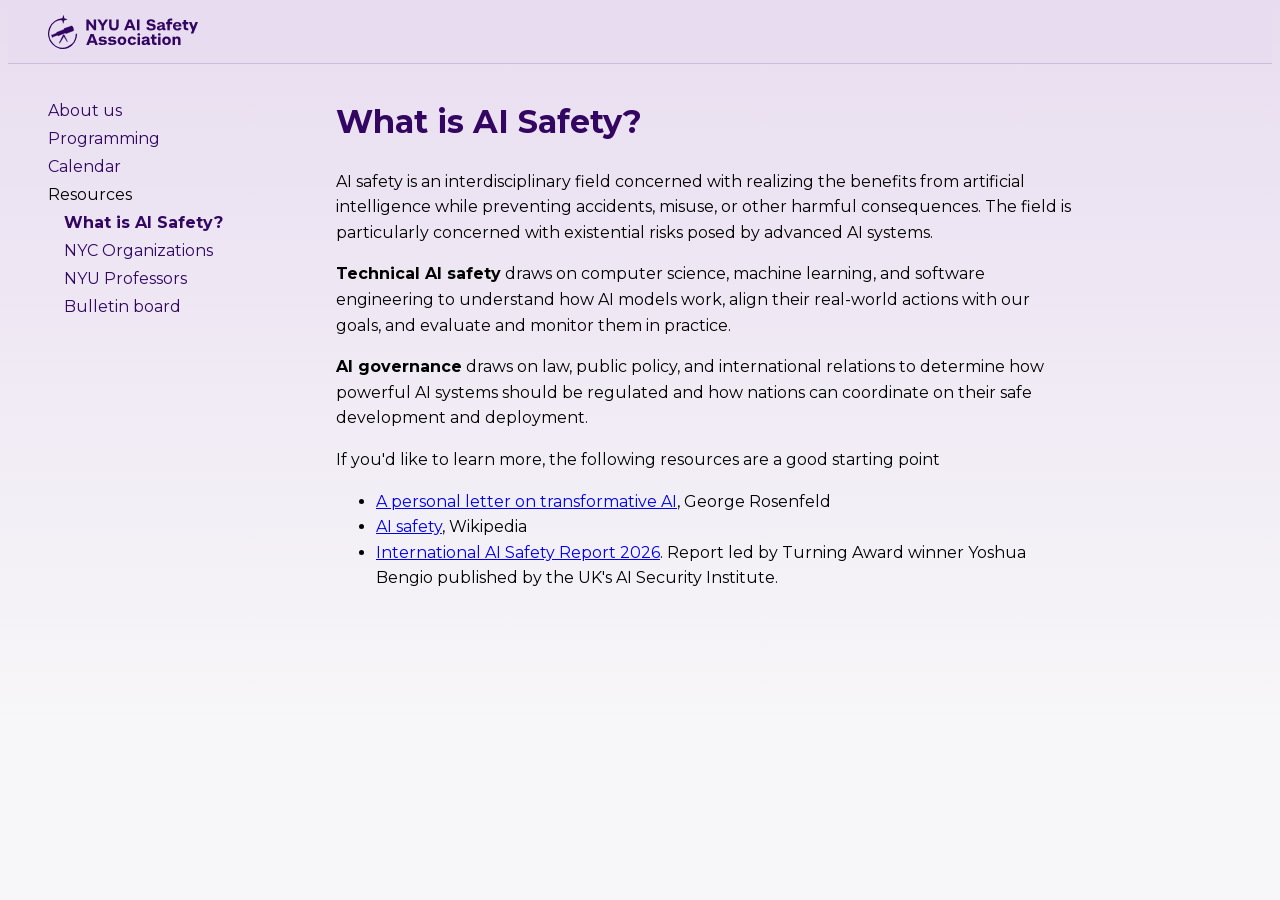
<file: what-is-ai-safety.html>
<!doctype html>
<html lang="en">
  <head>
    <meta charset="utf-8" />
    <meta name="viewport" content="width=device-width, initial-scale=1" />
    <title>NYU AI Safety Association</title>
    <link rel="stylesheet" href="style.css" />
    <link rel="icon" href="assets/site-icon.svg" type="image/svg+xml" />
    <meta
      name="description"
      content="The NYU AI Safety Association is a student-led club that runs AI
      safety programming and supports students pursuing careers in the field."
    />
    <script src="bar-fade.js" defer></script>
  </head>
  <body>
    <header class="topbar">
      <a href="index.html">
        <img class="site-logo" src="assets/topbar-logo.svg" alt="" />
      </a>
      <a class="menu-open" href="#menu" aria-label="Open menu"></a>
      <a class="menu-close" href="#" aria-label="Close menu"></a>
    </header>

    <div class="layout">
      <nav id="menu">
        <a class="menu-close" href="#">Close</a>
        <ul>
          <li><a href="about.html">About us</a></li>
          <li>
            <a href="programming.html">Programming</a>
          </li>
          <li><a href="calendar.html">Calendar</a></li>
          <li>
            Resources
            <ul>
              <li>
                <a href="what-is-ai-safety.html" aria-current="page"
                  >What is AI Safety?</a
                >
              </li>
              <li>
                <a href="related-orgs.html">NYC Organizations</a>
              </li>
              <li>
                <a href="related-profs.html">NYU Professors</a>
              </li>
              <li>
                <a href="bulletin.html">Bulletin board</a>
              </li>
            </ul>
          </li>
        </ul>
      </nav>

      <main>
        <h1>What is AI Safety?</h1>
        <p>
          AI safety is an interdisciplinary field concerned with realizing the
          benefits from artificial intelligence while preventing accidents,
          misuse, or other harmful consequences. The field is particularly
          concerned with existential risks posed by advanced AI systems.
        </p>
        <p>
          <b>Technical AI safety</b> draws on computer science, machine
          learning, and software engineering to understand how AI models work,
          align their real-world actions with our goals, and evaluate and
          monitor them in practice.
        </p>
        <p>
          <b>AI governance</b> draws on law, public policy, and international
          relations to determine how powerful AI systems should be regulated and
          how nations can coordinate on their safe development and deployment.
        </p>
        <p>
          If you'd like to learn more, the following resources are a good
          starting point
        </p>
        <ul>
          <li>
            <a
              href="https://multipliercg.substack.com/p/a-personal-letter-on-transformative"
              >A personal letter on transformative AI</a
            >, George Rosenfeld
          </li>
          <li>
            <a href="https://en.wikipedia.org/wiki/AI_safety">AI safety</a>,
            Wikipedia
          </li>
          <li>
            <a
              href="https://internationalaisafetyreport.org/publication/international-ai-safety-report-2026"
              >International AI Safety Report 2026</a
            >. Report led by Turning Award winner Yoshua Bengio published by the
            UK's AI Security Institute.
          </li>
        </ul>
      </main>
    </div>
  </body>
</html>
</file>
<file: style.css>
/* ---- shared ---- */
/* Montserrat is self-hosted: same origin as this stylesheet, so the browser
   reuses the connection it already has instead of opening two more. One file
   covers both weights — it's the variable font, so 100 900 is the axis it
   carries, and the browser picks 400 or 700 off it. Latin subset only; the
   one glyph the page uses outside that range (↩) falls back to the system
   sans, exactly as it did on Google Fonts. */
@font-face {
  font-family: "Montserrat";
  font-style: normal;
  font-weight: 100 900;
  font-display: swap;   /* show fallback text immediately, swap when the font lands */
  src: url("assets/montserrat-var-latin.woff2") format("woff2");
}

:root {
  --bar-height: 4rem;
  --nyu-violet: #330662;
  --bar-inset: 8px;       /* how far the bar's wire stays off the page's edges */
  --gutter: 3em;          /* the page's left edge: the nav column and the logo both start here */
  --tint-top: #e8ddf0;    /* violet tint at the top of the page, and the bar */
  --off-white: #f7f6f8;   /* what the tint fades into, and the rest of the page */
  --fade: 80vh;           /* how far below the bar the tint takes to reach off-white */
  --rule: rgb(51 6 98 / 0.15);   /* every hairline on the site: --nyu-violet at 15%, just barely there */
  --rule-scrolled: rgb(51 6 98 / 0.28);   /* the wire once the bar matches the page and is all that divides them */
}

body {
  font-family: "Montserrat", sans-serif;
  line-height: 1.6;
  margin: 0;
}

/* the tint fades over the first screenful rather than ending on a rule. On
   <html> so it sizes against the canvas; the color under it covers the rest. */
html {
  background: var(--off-white)
              linear-gradient(var(--tint-top), var(--off-white))
              no-repeat top / 100% var(--fade);
}

/* ---- bar at top of screen ---- */
/* one <header class="topbar"> block on every page — copy it verbatim into a new one */
.topbar {
  --scrolled: 0;            /* bar-fade.js: 0 at the top of the page, 1 where the fade ends */

  position: sticky;         /* pinned at every width, over the menu overlay's z-index */
  top: 0;
  z-index: 20;
  box-sizing: border-box;   /* the wire inside the 4rem, so the bar is exactly that tall */
  height: var(--bar-height);
  margin: 0 var(--bar-inset) var(--bar-inset);   /* no top inset: it would vanish on pinning, reading as a shorter bar */
  display: flex;
  align-items: center;
  padding: 0 1.5em 0 calc(var(--gutter) - var(--bar-inset));   /* the gutter less the inset: the logo lands on the nav's edge */

  /* the bar rides the page's fade, so the two always agree across the wire */
  background: var(--tint-top);   /* and stays tinted if the script or color-mix is missing */
  background-color: color-mix(in srgb, var(--off-white) calc(var(--scrolled) * 100%), var(--tint-top));
  /* the same color carried above the bar: Firefox mobile pins it to the layout
     viewport, which lags the visual one while the URL bar slides away, and the
     page would otherwise show through the gap that opens at the top */
  box-shadow: 0 -6rem 0 color-mix(in srgb, var(--off-white) calc(var(--scrolled) * 100%), var(--tint-top));
  border-bottom: 1px solid var(--rule);
  border-bottom-color: color-mix(in srgb, var(--rule-scrolled) calc(var(--scrolled) * 100%), var(--rule));
}

/* the bar centers it, so this is just how big it is */
.topbar .site-logo {
  height: 2.125rem;
  width: auto;                 /* keep the artwork's proportions */
  display: block;              /* no inline baseline gap under the image */
}

/* ---- the nav + content grid, below the bar ---- */
/* named areas, so each breakpoint below just redraws this little map */
.layout {
  padding: 1.5em 1.5em 1.5em var(--gutter);
  display: grid;
  grid-template-columns: 15em minmax(0, 46em);   /* nav sits at the left; 46em caps the article's line length */
  grid-template-areas:
    "nav main"
    "nav notes";                                 /* the notes always sit under the article, at every width */
  gap: 2em;
  counter-reset: noteref endnote;   /* the endnotes are outside <main>, so the counters have to reset here */
}
nav { grid-area: nav; }
main { grid-area: main; }
.endnotes { grid-area: notes; }

/* the rule under the nav's label: the site's hairline instead of the browser's
   2px inset default, and tucked up under the label rather than 0.5em below it */
nav hr {
  margin: 0.1em 0 0.5em;
  border: 0;
  border-top: 1px solid var(--rule);
}

nav ul { list-style: none; margin: 0; padding: 0; }
nav li { margin: 0.15em 0; }
nav ul ul { padding-left: 1em; }

nav a, nav a:visited { color: var(--nyu-violet); }
nav a { text-decoration: none; }
nav a:hover { text-decoration: underline; }
nav [aria-current="page"] { font-weight: bold; }
main h1 {
  margin-top: 0;                            /* line the heading up with the nav */
  color: var(--nyu-violet);
}

/* the mobile-only trigger and close link, hidden on desktop */
.menu-open, .menu-close { display: none; }

/* ---- desktop: sidebar ---- */
/* 60em, not less: the sidebar + gaps cost a fixed 360px, so only here does the
   article get near its 46em cap. The mobile layout is wider at every viewport,
   so switching later only helps the measure. */
@media (min-width: 60em) {
  /* column-gap only: the 2em row gap above still spaces the notes off the article */
  .layout { column-gap: 3em; }

  nav {
    align-self: start;                     /* content height, so the line is exactly as tall as the nav list */
  }
}

/* ---- mobile: full-screen menu via :target ---- */
/* 59.99em, not 60em: max-width and min-width are both inclusive, so a shared
   60em boundary would make this block and the desktop one apply at once. */
@media (max-width: 59.99em) {
  :root { --gutter: 1em; }   /* the layout and the bar narrow together */

  .layout {
    grid-template-columns: 1fr;
    /* no nav row: the nav is hidden or a fixed overlay, so it never occupies one */
    grid-template-areas: "main" "notes";
    gap: 1em;
    padding: var(--gutter);
  }

  nav { display: none; }

  /* the bar's X is the overlay's header — drop the label and rule, list starts at the top */
  .menu-label, nav hr { display: none; }

  /* ---- the hamburger / X, at the right end of the bar ---- */
  /* Two anchors, not one: :target keys off the href, which CSS can't rewrite.
     :has() picks which of them is showing. */
  .menu-open, .topbar .menu-close {
    position: relative;            /* containing block for the two bars below */
    width: 2.75rem;                /* 44px tap target; the icon inside is smaller */
    height: 2.75rem;
    margin-left: auto;             /* right end of the bar */
  }
  /* the middle bar; the outer two are the pseudo-elements */
  .menu-open {
    display: block;
    background: linear-gradient(var(--nyu-violet), var(--nyu-violet)) center / 1.375rem 2px no-repeat;
  }

  body:has(nav:target) .menu-open { display: none; }
  body:has(nav:target) .topbar .menu-close { display: block; }

  .menu-open::before, .menu-open::after,
  .topbar .menu-close::before, .topbar .menu-close::after {
    content: "";
    position: absolute;
    top: 50%; left: 50%;
    width: 1.375rem; height: 2px;
    margin: -1px 0 0 -0.6875rem;   /* half its own size, to center */
    background: var(--nyu-violet);
  }
  .menu-open::before          { transform: translateY(-0.4rem); }
  .menu-open::after           { transform: translateY(0.4rem); }
  .topbar .menu-close::before { transform: rotate(45deg); }
  .topbar .menu-close::after  { transform: rotate(-45deg); }

  /* no :has() — the rules above are dropped whole, so the bar keeps showing the
     hamburger and the overlay needs its own way out */
  @supports not selector(:has(*)) {
    nav:target .menu-close {
      display: block;
      margin-bottom: 1em;
      padding-bottom: 0.5em;
      border-bottom: 1px solid var(--rule);
    }
  }

  nav:target {
    display: block;
    position: fixed;
    inset: var(--bar-height) 0 0 0;   /* the pinned bar's bottom edge; at rest the bar covers the overlap */
    /* the overlay is its own surface over the page, so it has to repeat the
       fade — starting at its own top edge, which is where the page's begins */
    background-color: var(--off-white);
    background-image: linear-gradient(var(--tint-top), var(--off-white));
    background-repeat: no-repeat;
    background-size: 100% var(--fade);
    padding: 1em;
    overflow-y: auto;      /* long trees must stay reachable */
    z-index: 10;
  }

  nav li { margin: 0.5em 0; }   /* larger tap targets */
}

/* ---- announcement banner ---- */
/* NYU accent yellow #f4ec51 */
.announcement-banner,
.announcement-card {
  padding: 0.75em 1em;
  background: #f4ec5132;
  border: 1px solid #cfc23c80;
  border-radius: 10px;
  font-size: 0.95em;
  color: #4a4400; /* font color */
}
/* pointing hand is decoration. assets/manicule.svg is Apple Symbols' own U+261E
   outline, extracted with fonttools, so it can't be swapped for a fallback font:
   iOS has no Apple Symbols and was substituting color emoji, which sits higher. */
.announcement-banner::before,
.announcement-card::before {
  content: "";
  display: inline-block;
  width: 1.53em;
  height: 0.78em;   /* the glyph's bbox, 1563x795 units, as a fraction of its em */
  margin-right: 0.24em;
  vertical-align: -0.1em;
  background: url("assets/manicule.svg") no-repeat center / contain;
}
.announcement-banner a,
.announcement-card a { color: inherit; }

.announcement-banner { margin: 0 0 1.5em; }

/* a row of cards instead of one full-width strip: the row carries the spacing */
.announcement-row {
  display: flex;
  flex-wrap: wrap;
  gap: 1em;
  margin: 0 0 1.5em;
}
/* equal basis + equal grow = equal halves; they wrap to full width below ~33em */
.announcement-card {
  flex: 1 1 16em;
  margin: 0;
}

/* ---- endnotes ---- */
/* Both numerals are generated, so document order is the only source of truth:
   the refs count up through the prose, the notes count down the list, and the
   two can't drift apart the way hand-typed numbers do. The counters are reset
   on .layout, up with the grid, since .endnotes sits outside <main>. */
/* the ref is one <a>: no <sup>, since role="doc-noteref" carries that meaning,
   and no wrapper — the id lives on the anchor, which is all the backlink needs */
.noteref {
  counter-increment: noteref;
  vertical-align: super;
  font-size: 0.75em;
}
/* the link's only content, so the brackets and numeral are all click target.
   The brackets are what let two notes on one word read as "[4][5]" rather than
   "45" — no separator between them, so the refs need nothing wrapped around them */
.noteref::after { content: "[" counter(noteref) "]"; }

/* stacked under the article: the hairline runs across the top, and the grid's
   own 2em row gap does the spacing */
.endnotes {
  padding-top: 1em;
  border-top: 1px solid var(--rule);
}
.endnotes ol { list-style: none; padding-left: 0; }   /* the counter numbers these, not the list marker */
.endnotes li { counter-increment: endnote; margin-bottom: 0.5em; }
.endnotes li::before { content: counter(endnote) ". "; }

/* mark whichever end of the jump you were sent to — the note going down, the
   numeral coming back up — so the eye lands on it without hunting the paragraph.
   Only one :target exists at a time, so the old highlight clears itself. */
/* NYU brand yellow accent color (#f4ec51) with 40% opacity equivalent */
.endnotes li:target,
.noteref:target { background: #f4ec5166; }

/* under 60em the topbar is sticky, so an un-offset jump parks the target under it.
   main h2 is here for links to a section's own id, e.g. resources.html#profs. */
.noteref, .endnotes li, main h2 { scroll-margin-top: calc(var(--bar-height) + 1em); }

/* ---- embedded google calendar ---- */
.calendar-embed {
  display: block;
  width: 100%;
  height: 600px;
  border: 0;
}

/* ---- sponsor logos ---- */
/* Each logo's flex-grow is its aspect ratio, so the widths land in proportion
   and the three wordmarks all come out the same height at any column width. */
.support-logos {
  display: flex;
  align-items: center;
  gap: 1.5rem;
}
.support-logos a { min-width: 0; }
.support-logos img { display: block; width: 100%; height: auto; }
.logo-kairos { flex: 5.11 1 0; }
.logo-bluedot { flex: 7.54 1 0; }
.logo-gsas { flex: 6.93 1 0; }

@media (max-width: 59.99em) {
  .support-logos { flex-direction: column; align-items: flex-start; }
  /* stacked, so each one sits at its own natural size instead of a shared row height */
  .support-logos a { flex: 0 0 auto; }
  /* under the ~2.2rem the desktop row works out to at its 46em cap */
  .support-logos img { width: auto; height: 2rem; }
}
</file>
